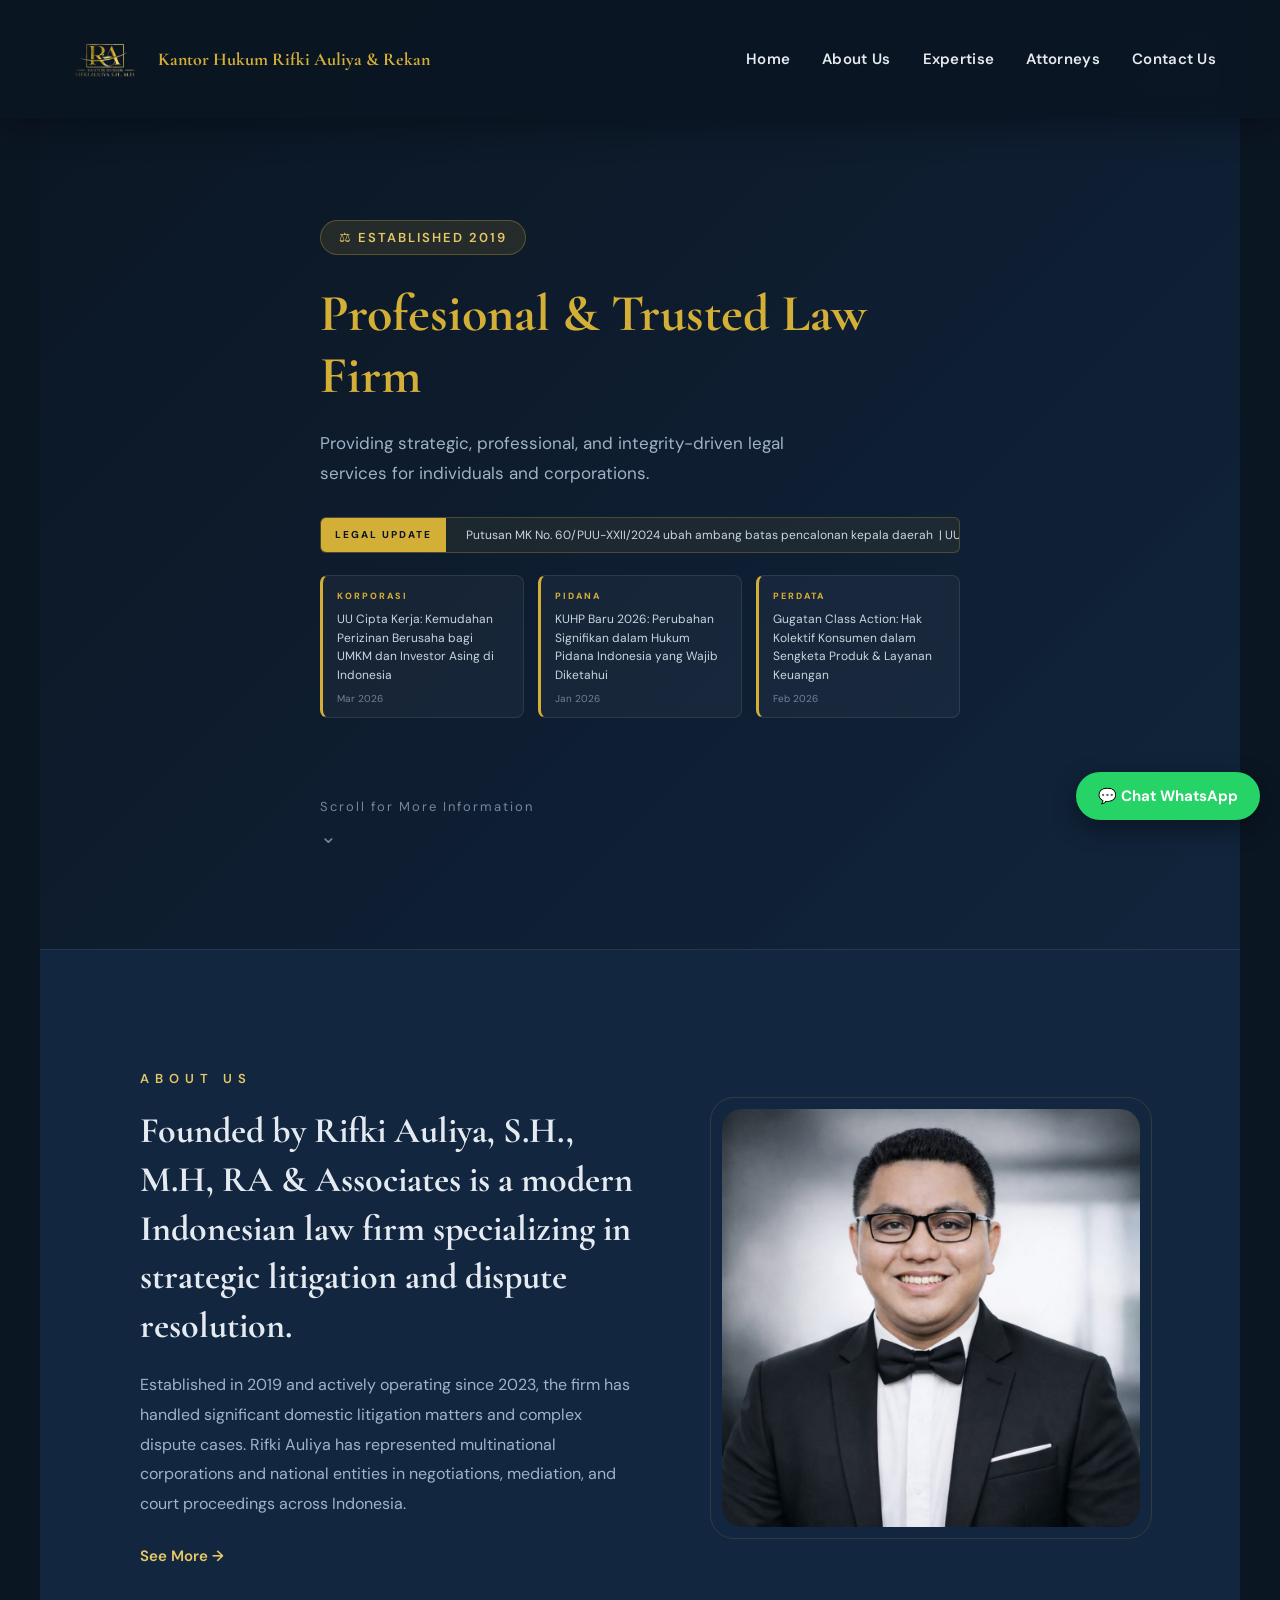
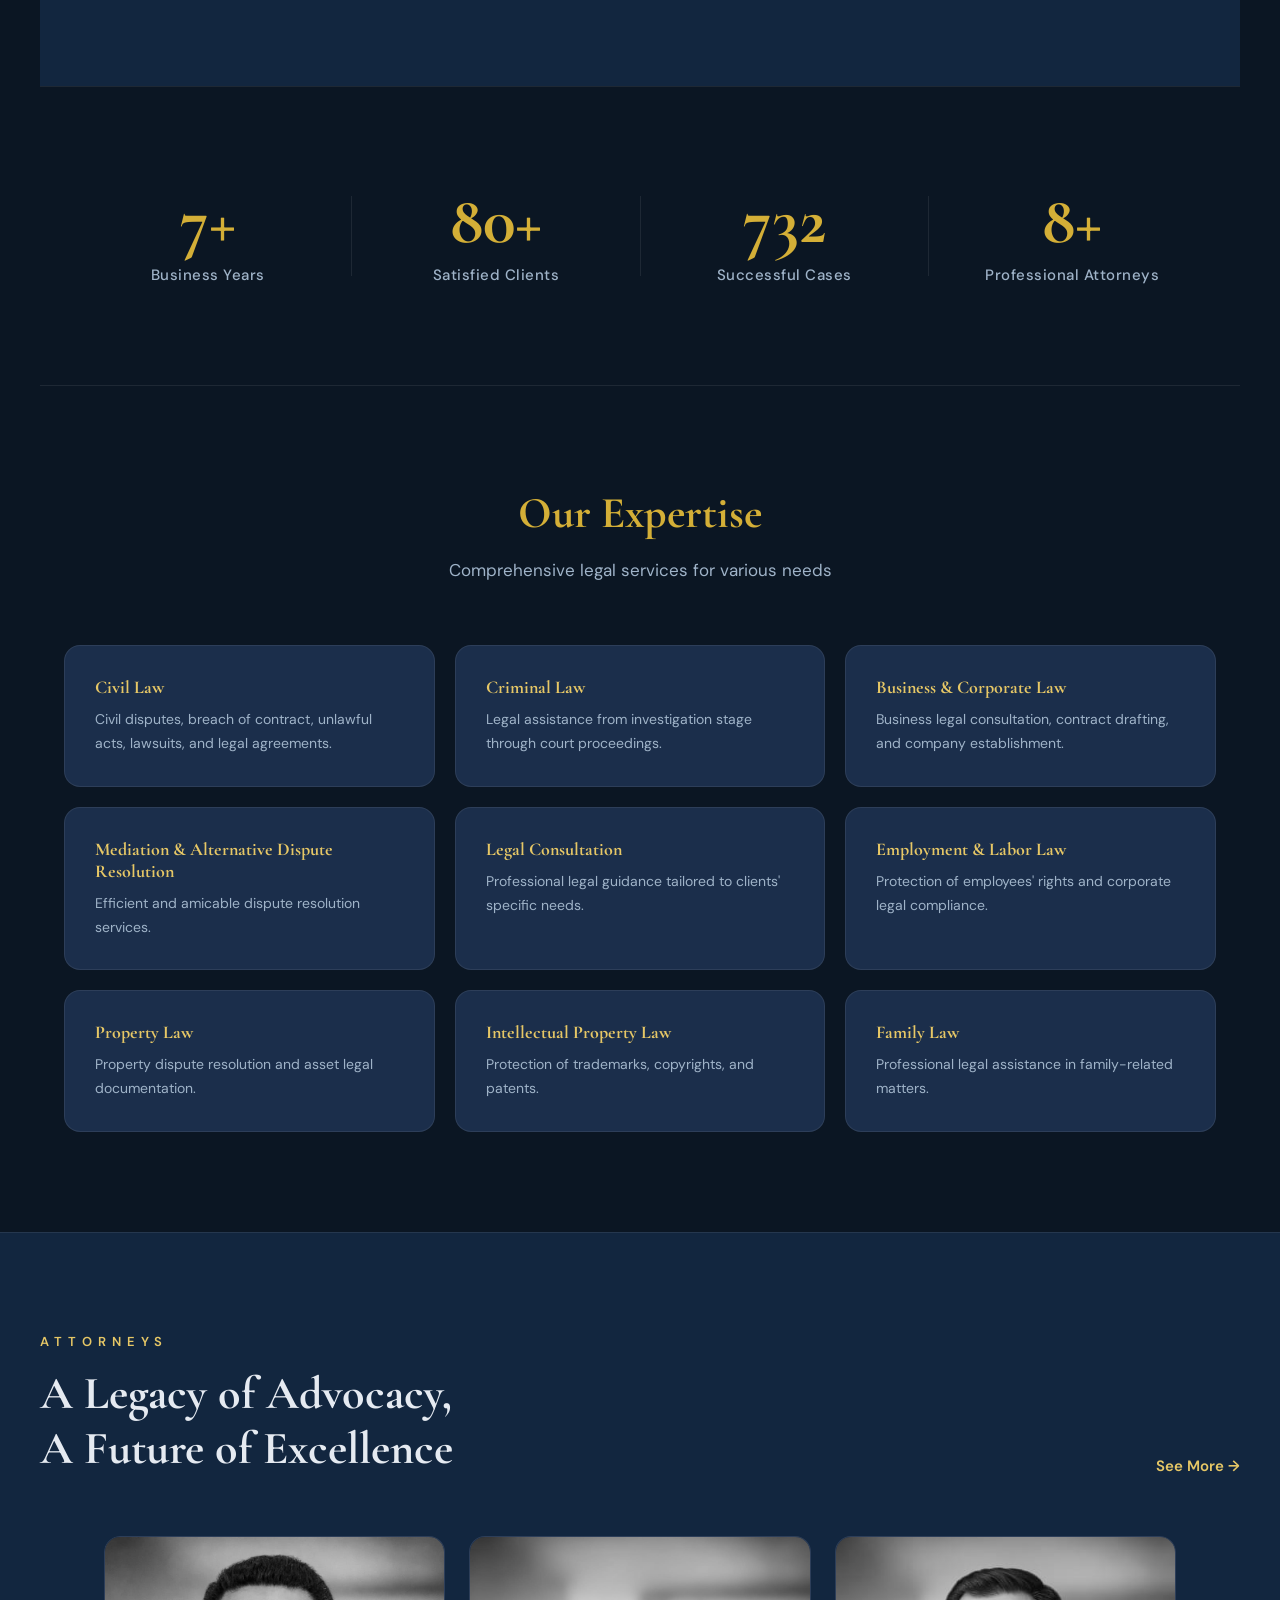
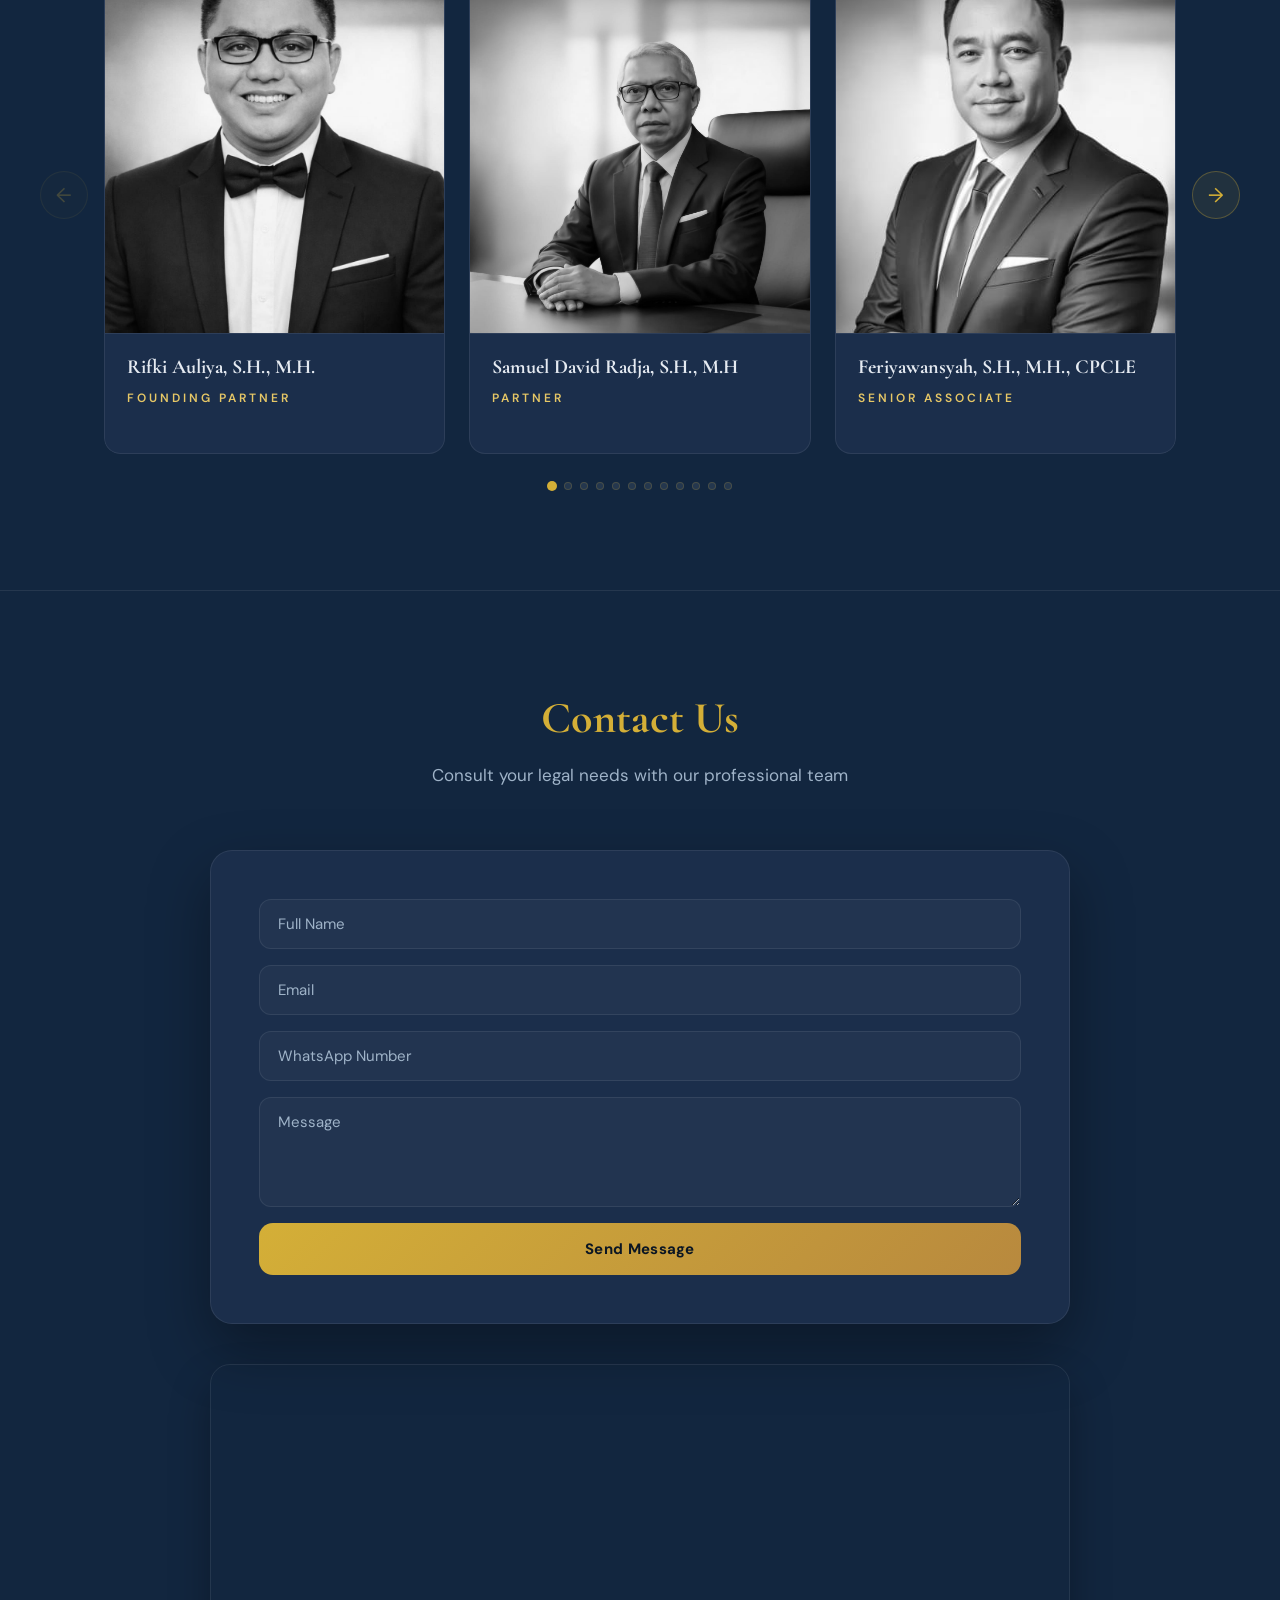
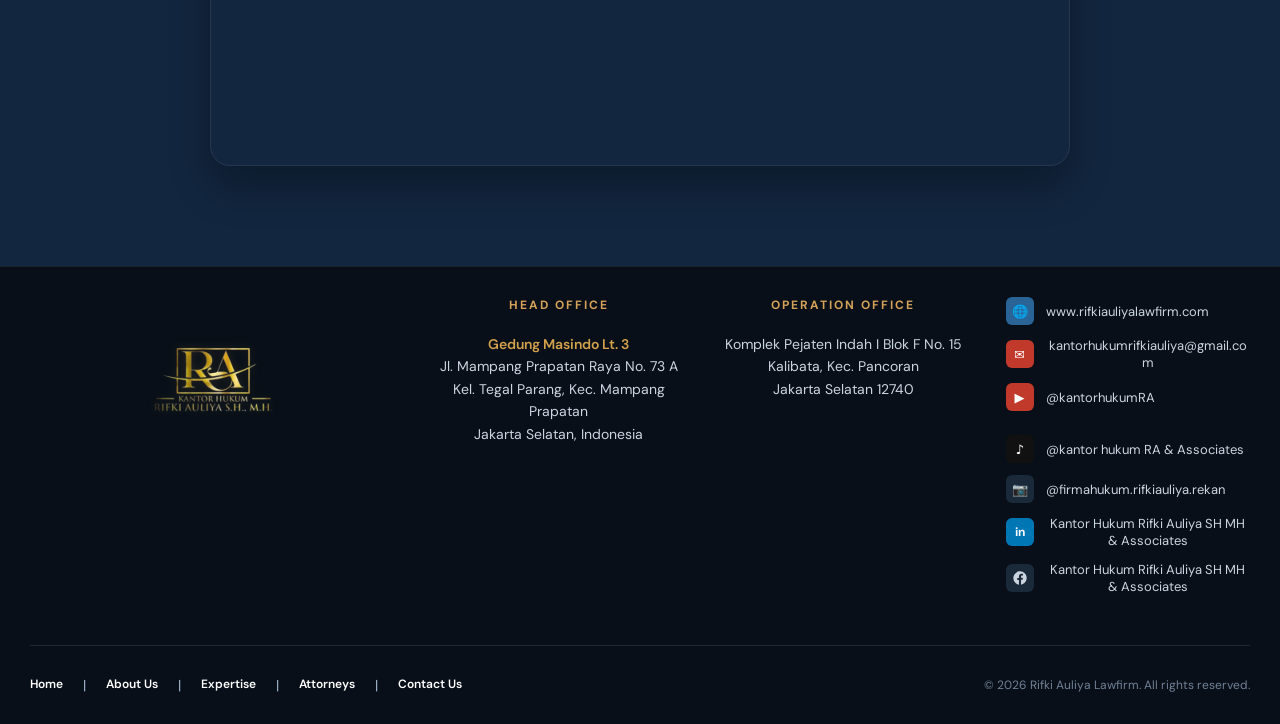
<file: index.html>
<!--<!DOCTYPE html>
<html lang="id">
<head>
<meta charset="UTF-8">
<meta name="viewport" content="width=device-width, initial-scale=1.0">
<title>Rifki Auliya Law Firm | Advokat & Konsultan Hukum</title>

<!-- Favicon -->
<!--<link rel="icon" type="image/jpeg" href="https://raw.githubusercontent.com/jenderal45/rifkiauliyalawfirm/main/assets/img/logoralawfirm.jpeg">
<link rel="shortcut icon" href="https://raw.githubusercontent.com/jenderal45/rifkiauliyalawfirm/main/assets/img/logoralawfirm.jpeg">
<link rel="apple-touch-icon" href="https://raw.githubusercontent.com/jenderal45/rifkiauliyalawfirm/main/assets/img/logoralawfirm.jpeg">

<link rel="preconnect" href="https://fonts.googleapis.com">
<link href="https://fonts.googleapis.com/css2?family=Cormorant+Garamond:wght@400;600;700&family=DM+Sans:wght@400;500;600;700&display=swap" rel="stylesheet">
<link href="https://fonts.googleapis.com/css2?family=DM+Sans:wght@400;500;700&family=Playfair+Display:wght@700&display=swap" rel="stylesheet"> -->

<!DOCTYPE html>
<html lang="id">
<head>
<meta charset="UTF-8">
<meta name="viewport" content="width=device-width, initial-scale=1.0">

<title>Rifki Auliya Law Firm | Advokat & Konsultan Hukum Profesional</title>

<meta name="description" content="Rifki Auliya Law Firm merupakan kantor hukum profesional yang menyediakan layanan litigasi, non-litigasi, konsultasi hukum, hukum perusahaan, penyelesaian sengketa, perizinan, dan pendampingan hukum di seluruh Indonesia.">

<meta name="keywords" content="Rifki Auliya Law Firm, Law Firm, Kantor Hukum, Advokat, Pengacara, Konsultan Hukum, Litigasi, Non Litigasi, Corporate Lawyer, Legal Consultant, Hukum Perusahaan, Perdata, Pidana, Indonesia">

<meta name="author" content="Rifki Auliya Law Firm">
<meta name="robots" content="index, follow">

<!-- Canonical -->
<link rel="canonical" href="https://rifkiauliyalawfirm.com">

<!-- Favicon -->
<link rel="icon" type="image/jpeg" href="https://raw.githubusercontent.com/jenderal45/rifkiauliyalawfirm/main/assets/img/logoralawfirm.png">
<link rel="shortcut icon" type="image/jpeg" href="https://raw.githubusercontent.com/jenderal45/rifkiauliyalawfirm/main/assets/img/logoralawfirm.png">
<link rel="apple-touch-icon" href="https://raw.githubusercontent.com/jenderal45/rifkiauliyalawfirm/main/assets/img/logoralawfirm.png">

<!-- Open Graph -->
<meta property="og:type" content="website">
<meta property="og:locale" content="id_ID">
<meta property="og:site_name" content="Rifki Auliya Law Firm">
<meta property="og:title" content="Rifki Auliya Law Firm | Advokat & Konsultan Hukum Profesional">
<meta property="og:description" content="Memberikan layanan hukum profesional, terpercaya, dan berintegritas untuk individu maupun perusahaan di Indonesia.">
<meta property="og:url" content="https://rifkiauliyalawfirm.com">
<meta property="og:image" content="https://raw.githubusercontent.com/jenderal45/rifkiauliyalawfirm/main/assets/img/logoralawfirm.jpeg">

<!-- Twitter Card -->
<meta name="twitter:card" content="summary_large_image">
<meta name="twitter:title" content="Rifki Auliya Law Firm | Advokat & Konsultan Hukum Profesional">
<meta name="twitter:description" content="Layanan hukum profesional untuk litigasi, non-litigasi, hukum perusahaan, dan konsultasi hukum.">
<meta name="twitter:image" content="https://raw.githubusercontent.com/jenderal45/rifkiauliyalawfirm/main/assets/img/logoralawfirm.jpeg">

<!-- Theme -->
<meta name="theme-color" content="#111111">

<!-- Fonts -->
<link rel="preconnect" href="https://fonts.googleapis.com">
<link rel="preconnect" href="https://fonts.gstatic.com" crossorigin>

<link href="https://fonts.googleapis.com/css2?family=Cormorant+Garamond:wght@400;600;700&family=DM+Sans:wght@400;500;600;700&display=swap" rel="stylesheet">

<!-- CSS EXTERNAL -->
<link rel="stylesheet" href="./assets/css/style.css">

</head> 
<body>

<!-- ================= HEADER ================= -->
<header id="header">
  <div class="navbar">
    <div class="logo">
      <img src="./assets/img/rifkiauliya_logo.png" alt="Logo" width="82" height="82">
      Kantor Hukum Rifki Auliya & Rekan
    </div>

    <nav class="nav-menu">
      <a href="#home">Home</a>
      <a href="#about">About Us</a>
      <a href="#expertise">Expertise</a>
      <a href="#attorney">Attorneys</a>
      <a href="#contact">Contact Us</a>
    </nav>

    <div class="hamburger" id="hamburger">☰</div>
  </div>
</header>

<div class="mobile-sidebar" id="mobileSidebar">
    <div class="sidebar-header">
        <div class="sidebar-logo-wrapper">
            <img src="assets/img/rifkiauliya_logo.png" alt="Rifki Auliya Lawfirm" class="sidebar-logo">
        </div>
        <!-- <button class="close-sidebar" id="closeSidebar" aria-label="Close Menu">
            <span class="close-icon">&times;</span>
        </button> -->
    </div>

    <nav class="mobile-nav-links">
        <a href="#home">Home <span class="nav-arrow">→</span></a>
        <a href="#about">About Us <span class="nav-arrow">→</span></a>
        <a href="#attorneys">Attorneys <span class="nav-arrow">→</span></a>
        <a href="#expertise">Expertise <span class="nav-arrow">→</span></a>
        <a href="#contact">Contact Us <span class="nav-arrow">→</span></a>
    </nav>

    <div class="sidebar-bottom-info">
        <div class="info-group">
            <h5 class="info-label">OFFICE</h5>
            <p class="info-text">
                Jl. Mampang Prapatan Raya No. 73 A Lt. 3<br>
                Jakarta Selatan, Indonesia
            </p>
        </div>
        <div class="info-group">
            <h5 class="info-label">BUSINESS HOURS</h5>
            <p class="info-text">Monday to Friday 9:00 - 18:00</p>
        </div>
    </div>
</div>

<div class="overlay" id="overlay"></div>

<!-- ================= HERO ================= -->
<section class="hero" id="home">
  <div class="hero-content">
    <div class="hero-badge">⚖️ ESTABLISHED 2019</div>
    <h1>Profesional & Trusted Law Firm</h1>
    <p>
      Providing strategic, professional, and integrity-driven legal services for individuals and corporations.
    </p>

        <!-- ===== LEGAL NEWS TICKER ===== -->
    <div class="news-ticker-wrap">
      <span class="ticker-label">LEGAL UPDATE</span>
      <div class="ticker-track-outer">
        <div class="ticker-track" id="newsTicker">
          <span>Putusan MK No. 60/PUU-XXII/2024 ubah ambang batas pencalonan kepala daerah &nbsp;|&nbsp;</span>
          <span>UU KUHP Nasional mulai berlaku penuh per 2 Januari 2026 &nbsp;|&nbsp;</span>
          <span>MA terbitkan SEMA No. 1/2025 tentang penyelesaian perkara pidana ringan &nbsp;|&nbsp;</span>
          <span>OJK perketat regulasi pinjol: bunga harian maksimal 0,1% per hari &nbsp;|&nbsp;</span>
          <span>Putusan MK No. 60/PUU-XXII/2024 ubah ambang batas pencalonan kepala daerah &nbsp;|&nbsp;</span>
          <span>UU KUHP Nasional mulai berlaku penuh per 2 Januari 2026 &nbsp;|&nbsp;</span>
          <span>MA terbitkan SEMA No. 1/2025 tentang penyelesaian perkara pidana ringan &nbsp;|&nbsp;</span>
          <span>OJK perketat regulasi pinjol: bunga harian maksimal 0,1% per hari &nbsp;|&nbsp;</span>
        </div>
      </div>
    </div>
 
    <!-- ===== LEGAL NEWS CARDS ===== -->
    <div class="hero-news-grid">
      <div class="hero-news-card">
        <span class="news-tag">KORPORASI</span>
        <p>UU Cipta Kerja: Kemudahan Perizinan Berusaha bagi UMKM dan Investor Asing di Indonesia</p>
        <span class="news-date">Mar 2026</span>
      </div>
      <div class="hero-news-card">
        <span class="news-tag">PIDANA</span>
        <p>KUHP Baru 2026: Perubahan Signifikan dalam Hukum Pidana Indonesia yang Wajib Diketahui</p>
        <span class="news-date">Jan 2026</span>
      </div>
      <div class="hero-news-card">
        <span class="news-tag">PERDATA</span>
        <p>Gugatan Class Action: Hak Kolektif Konsumen dalam Sengketa Produk & Layanan Keuangan</p>
        <span class="news-date">Feb 2026</span>
      </div>
    </div>
 
    <div class="scroll-indicator">
      <span>Scroll for More Information</span>
      <div class="arrow">⌄</div>
    </div>
  </div>
</section>

<!-- ================= ABOUT PREVIEW ================= -->
<section class="about-preview" id="about">
  <div class="about-container">
    <div class="about-text">
      <span class="about-label">ABOUT US</span>
      <h2>
        Founded by Rifki Auliya, S.H., M.H,
        RA & Associates is a modern Indonesian law firm
        specializing in strategic litigation and dispute resolution.
      </h2>
      <p>
        Established in 2019 and actively operating since 2023,
        the firm has handled significant domestic litigation matters
        and complex dispute cases. Rifki Auliya has represented
        multinational corporations and national entities in negotiations,
        mediation, and court proceedings across Indonesia.
      </p>
      <a href="about.html" class="see-more">See More →</a>
    </div>

    <div class="about-image">
      <img src="assets/img/Founder.jpeg" alt="Founder">
    </div>
  </div>
</section>

<!-- ================= STATS ================= -->
<section class="stats-section">
  <div class="stats-container">
    <div class="stat-box">
      <h2 class="counter" data-target="7">0</h2>
      <p>Business Years</p>
    </div>
    <div class="divider"></div>
    <div class="stat-box">
      <h2 class="counter" data-target="80">0</h2>
      <p>Satisfied Clients</p>
    </div>
    <div class="divider"></div>
    <div class="stat-box">
      <h2 class="counter" data-target="800">0</h2>
      <p>Successful Cases</p>
    </div>
    <div class="divider"></div>
    <div class="stat-box">
      <h2 class="counter" data-target="8">0</h2>
      <p>Professional Attorneys</p>
    </div>
  </div>

 </section>

<!-- ================= SERVICES ================= -->
<section id="expertise">
  <div class="section-title">
    <h2>Our Expertise</h2>
    <p class="subtitle">Comprehensive legal services for various needs</p>
  </div>

  <div class="services">
    <div class="service-card">
      <h3>Civil Law</h3>
      <p>Civil disputes, breach of contract, unlawful acts, lawsuits, and legal agreements.</p>
    </div>
    <div class="service-card">
      <h3>Criminal Law</h3>
      <p>Legal assistance from investigation stage through court proceedings.</p>
    </div>
    <div class="service-card">
      <h3>Business & Corporate Law</h3>
      <p>Business legal consultation, contract drafting, and company establishment.</p>
    </div>
    <div class="service-card">
      <h3>Mediation & Alternative Dispute Resolution</h3>
      <p>Efficient and amicable dispute resolution services.</p>
    </div>
    <div class="service-card">
      <h3>Legal Consultation</h3>
      <p>Professional legal guidance tailored to clients' specific needs.</p>
    </div>
    <div class="service-card">
      <h3>Employment & Labor Law</h3>
      <p>Protection of employees' rights and corporate legal compliance.</p>
    </div>
    <div class="service-card">
      <h3>Property Law</h3>
      <p>Property dispute resolution and asset legal documentation.</p>
    </div>
    <div class="service-card">
      <h3>Intellectual Property Law</h3>
      <p>Protection of trademarks, copyrights, and patents.</p>
    </div>
    <div class="service-card">
      <h3>Family Law</h3>
      <p>Professional legal assistance in family-related matters.</p>
    </div>
  </div>
</section>

<!-- ================= ATTORNEYS ================= -->
<section id="attorney" class="attorney-section">
  <div class="attorney-container">

    <div class="attorney-header">
      <div>
        <span class="attorney-header-label">ATTORNEYS</span>
        <h2 class="attorney-header-title">
          A Legacy of Advocacy,<br>A Future of Excellence
        </h2>
      </div>

      <button onclick="openAttorneyModal()" class="attorney-see-more">
        See More → 
      </button>
    </div>

    <!-- SLIDER WRAPPER -->
    <div class="slider-outer">
      <button class="slider-btn slider-prev" onclick="slideAttorney(-1)" aria-label="Previous">&#8592;</button>

      <div class="slider-viewport">
        <div class="slider-track" id="attorneyTrack">

          <div class="attorney-card">
            <div class="attorney-photo">
              <img src="assets/img/Founder.jpeg" alt="Rifki Auliya"
                onerror="this.parentElement.innerHTML='<div class=&quot;attorney-placeholder&quot;>RA</div>'">
            </div>
            <div class="attorney-info">
              <h4>Rifki Auliya, S.H., M.H.</h4>
              <span>FOUNDING PARTNER</span>
            </div>
          </div>

          <div class="attorney-card">
            <div class="attorney-photo">
              <img src="assets/img/Samuel David Radja, S.H., M.H (Partner).jpeg" alt="Samuel David Radja"
                onerror="this.parentElement.innerHTML='<div class=&quot;attorney-placeholder&quot;>SDR</div>'">
            </div>
            <div class="attorney-info">
              <h4>Samuel David Radja, S.H., M.H</h4>
              <span>PARTNER</span>
            </div>
          </div>

          <div class="attorney-card">
            <div class="attorney-photo">
              <img src="assets/img/Feriyawansyah, S.H., M.H., CPCLE (Senior Associate).jpeg" alt="Feriyawansyah"
                onerror="this.parentElement.innerHTML='<div class=&quot;attorney-placeholder&quot;>FYM</div>'">
            </div>
            <div class="attorney-info">
              <h4>Feriyawansyah, S.H., M.H., CPCLE</h4>
              <span>SENIOR ASSOCIATE</span>
            </div>
          </div>

          <div class="attorney-card">
            <div class="attorney-photo">
              <img src="assets/img/Faisal, S.H (Senior Associate).jpeg" alt="Faisal"
                onerror="this.parentElement.innerHTML='<div class=&quot;attorney-placeholder&quot;>FSL</div>'">
            </div>
            <div class="attorney-info">
              <h4>Faisal, S.H.</h4>
              <span>SENIOR ASSOCIATE</span>
            </div>
          </div>  

          <div class="attorney-card">
            <div class="attorney-photo">
              <img src="assets/img/Aldhy Pranata Wijaya, S.H (Senior Associate).png" alt="Aldhy Pranata Wijaya"
                onerror="this.parentElement.innerHTML='<div class=&quot;attorney-placeholder&quot;>FSL</div>'">
            </div>
            <div class="attorney-info">
              <h4>Aldhy Pranata Wijaya, S.H</h4>
              <span>SENIOR ASSOCIATE</span>
            </div>
          </div>  
          
          <div class="attorney-card">
            <div class="attorney-photo">
              <img src="assets/img/Afrizal Naldi, S.H., M.H (Associate).jpeg" alt="Afrizal Naldi"
                onerror="this.parentElement.innerHTML='<div class=&quot;attorney-placeholder&quot;>ANL</div>'">
                </div>
            <div class="attorney-info">
              <h4>Afrizal Naldi, S.H., M.H.</h4>
              <span>ASSOCIATE</span>
            </div>

          </div>
          <div class="attorney-card">
            <div class="attorney-photo">
              <img src="assets/img/Sahat Parlidungan, S.H ( Associate ).jpeg" alt="Sahat Parlindungan"
                onerror="this.parentElement.innerHTML='<div class=&quot;attorney-placeholder&quot;>SPL</div>'">
                </div>
            <div class="attorney-info">
              <h4>Sahat Parlindungan, S.H</h4>
              <span>ASSOCIATE</span>
            </div>
          </div>
          
          <div class="attorney-card">
            <div class="attorney-photo">
              <img src="assets/img/Devira Nindy, S.H (Associate).jpeg" alt="Devira Nindy"
                onerror="this.parentElement.innerHTML='<div class=&quot;attorney-placeholder&quot;>DN</div>'">
            </div>
            <div class="attorney-info">
              <h4>Devira Nindy, S.H.</h4>
              <span>ASSOCIATE</span>
            </div>
          </div>
          
          <div class="attorney-card">
            <div class="attorney-photo">
              <img src="assets/img/Ipeh Yulifah, S.H (Associate).jpeg" alt="Ipeh Yulifah"
                onerror="this.parentElement.innerHTML='<div class=&quot;attorney-placeholder&quot;>IY</div>'">
                </div>
            <div class="attorney-info">
              <h4>Ipeh Yulifah, S.H.</h4>
              <span>ASSOCIATE</span>
            </div>
          </div>

          <div class="attorney-card">
            <div class="attorney-photo">
              <img src="assets/img/Sakhrul Mubarak, S.ST (Katim Paralegal).png" alt="Sakhrul Mubarak"
                onerror="this.parentElement.innerHTML='<div class=&quot;attorney-placeholder&quot;>IY</div>'">
                </div>
            <div class="attorney-info">
              <h4>Sakhrul Mubarak, S.ST.</h4>
              <span>KATIM PARALEGAL</span>
            </div>
          </div>
          
          <div class="attorney-card">
            <div class="attorney-photo">
              <img src="assets/img/Wilman Harefa, S.H (Junior Associate).png" alt="Wilman Harefa"
                onerror="this.parentElement.innerHTML='<div class=&quot;attorney-placeholder&quot;>IY</div>'">
                </div>
            <div class="attorney-info">
              <h4>Wilman Harefa, S.H.</h4>
              <span>JUNIOR ASSOCIATE</span>
            </div>
          </div>
          
          <div class="attorney-card">
            <div class="attorney-photo">
              <img src="assets/img/Dimas Haryo Pribadi, S.Sos., M.M., CPC (Vice Sponsorship).png" alt="Dimas Haryo Pribadi"
                onerror="this.parentElement.innerHTML='<div class=&quot;attorney-placeholder&quot;>MA</div>'">
            </div>
            <div class="attorney-info">
              <h4>Dimas Haryo Pribadi, S.Sos., M.M., CPC.</h4>
              <span>VICE SPONSORSHIP</span>
            </div>
          </div>
        
          <div class="attorney-card">
            <div class="attorney-photo">
              <img src="assets/img/Megy Aidlova, S.T (Katim Media).png" alt="Megy Aidilova"
                onerror="this.parentElement.innerHTML='<div class=&quot;attorney-placeholder&quot;>MA</div>'">
            </div>
            <div class="attorney-info">
              <h4>Megy Aidilova, S.T.</h4>
              <span>KATIM MEDIA</span>
            </div>
          </div>

          <div class="attorney-card">
            <div class="attorney-photo">
              <img src="assets/img/Sahrul Ramadhan (Katim IT).jpeg" alt="Sahrul Ramadhan"
                onerror="this.parentElement.innerHTML='<div class=&quot;attorney-placeholder&quot;>SR</div>'">
            </div>
            <div class="attorney-info">
              <h4>Sahrul Ramadhan</h4>
              <span>KATIM IT</span>
            </div>
          </div>
        </div>
      </div>
      <button class="slider-btn slider-next" onclick="slideAttorney(1)" aria-label="Next">&#8594;</button>
    </div>

    <!-- DOT INDICATORS -->
    <div class="slider-dots" id="sliderDots"></div>

  </div>
</section>

<!-- ================= ATTORNEY MODAL ================= -->
<div class="attorney-modal" id="attorneyModal">
  <div class="attorney-modal-overlay" onclick="closeAttorneyModal()"></div>
  
  <div class="attorney-modal-box">
    <div class="attorney-modal-header">
      <div>
        <span style="letter-spacing:6px; font-size:12px; color:var(--gold-soft); font-weight:600; display:block; margin-bottom:10px;">OUR TEAM</span>
        <h2 style="font-family:'Cormorant Garamond',serif; font-size:36px; color:var(--text); font-weight:700;">All Attorneys & Staff</h2>
      </div>
      <button class="modal-close" onclick="closeAttorneyModal()">✕</button>
    </div>
    <div class="attorney-modal-grid">

      <div class="attorney-card">
        <div class="attorney-photo">
          <img src="assets/img/Founder.jpeg" alt="Rifki Auliya" 
          onerror="this.parentElement.innerHTML='<div class=&quot;attorney-placeholder&quot;>RA</div>'">
        </div>
        <div class="attorney-info"><h4>Rifki Auliya, S.H., M.H.</h4><span>FOUNDING PARTNER</span></div>
      </div>

          <div class="attorney-card">
            <div class="attorney-photo">
              <img src="assets/img/Samuel David Radja, S.H., M.H (Partner).jpeg" alt="Samuel David Radja"
                onerror="this.parentElement.innerHTML='<div class=&quot;attorney-placeholder&quot;>SDR</div>'">
            </div>
            <div class="attorney-info">
              <h4>Samuel David Radja, S.H., M.H</h4>
              <span>PARTNER</span>
            </div>
          </div>
          
          <div class="attorney-card">
            <div class="attorney-photo">
              <img src="assets/img/Feriyawansyah, S.H., M.H., CPCLE (Senior Associate).jpeg" alt="Feriyawansyah"
                onerror="this.parentElement.innerHTML='<div class=&quot;attorney-placeholder&quot;>FYM</div>'">
            </div>
            <div class="attorney-info">
              <h4>Feriyawansyah, S.H., M.H., CPCLE</h4>
              <span>SENIOR ASSOCIATE</span>
            </div>
          </div>

          <div class="attorney-card">
            <div class="attorney-photo">
              <img src="assets/img/Faisal, S.H (Senior Associate).jpeg" alt="Faisal"
                onerror="this.parentElement.innerHTML='<div class=&quot;attorney-placeholder&quot;>FSL</div>'">
            </div>
            <div class="attorney-info">
              <h4>Faisal, S.H.</h4>
              <span>SENIOR ASSOCIATE</span>
            </div>
          </div>  

          <div class="attorney-card">
            <div class="attorney-photo">
              <img src="assets/img/Afrizal Naldi, S.H., M.H (Associate).jpeg" alt="Afrizal Naldi"
                onerror="this.parentElement.innerHTML='<div class=&quot;attorney-placeholder&quot;>ANL</div>'">
                </div>
            <div class="attorney-info">
              <h4>Afrizal Naldi, S.H., M.H.</h4>
              <span>ASSOCIATE</span>
            </div>
          </div>
          
          <div class="attorney-card">
            <div class="attorney-photo">
              <img src="assets/img/Sahat Parlidungan, S.H ( Associate ).jpeg" alt="Sahat Parlindungan"
                onerror="this.parentElement.innerHTML='<div class=&quot;attorney-placeholder&quot;>SPL</div>'">
                </div>
            <div class="attorney-info">
              <h4>Sahat Parlindungan, S.H</h4>
              <span>ASSOCIATE</span>
            </div>
          </div>

          <div class="attorney-card">
            <div class="attorney-photo">
              <img src="assets/img/Devira Nindy, S.H (Associate).jpeg" alt="Devira Nindy"
                onerror="this.parentElement.innerHTML='<div class=&quot;attorney-placeholder&quot;>DN</div>'">
            </div>
            <div class="attorney-info">
              <h4>Devira Nindy, S.H.</h4>
              <span>ASSOCIATE</span>
            </div>
          </div>
          
          <div class="attorney-card">
            <div class="attorney-photo">
              <img src="assets/img/Ipeh Yulifah, S.H (Associate).jpeg" alt="Ipeh Yulifah"
                onerror="this.parentElement.innerHTML='<div class=&quot;attorney-placeholder&quot;>IY</div>'">
                </div>
            <div class="attorney-info">
              <h4>Ipeh Yulifah, S.H.</h4>
              <span>ASSOCIATE</span></div>
          </div>

          <div class="attorney-card">
            <div class="attorney-photo">
              <img src="assets/img/Megy Aidlova, S.T (Katim Media).png" alt="Megy Aidilova"
                onerror="this.parentElement.innerHTML='<div class=&quot;attorney-placeholder&quot;>MA</div>'">
            </div>
            <div class="attorney-info">
              <h4>Megy Aidilova, S.T.</h4>
              <span>KATIM MEDIA</span>
            </div>
          </div>

          <div class="attorney-card">
            <div class="attorney-photo">
              <img src="assets/img/Sahrul Ramadhan (Katim IT).jpeg" alt="Sahrul Ramadhan"
                onerror="this.parentElement.innerHTML='<div class=&quot;attorney-placeholder&quot;>SR</div>'">
            </div>
            <div class="attorney-info">
              <h4>Sahrul Ramadhan</h4>
              <span>KATIM IT</span>
            </div>
          </div>
    </div>
  </div>
</div>

<!-- ================= CONTACT ================= -->
<section id="contact">
  <div class="section-title">
    <h2>Contact Us</h2>
    <p class="subtitle">
      Consult your legal needs with our professional team
    </p>
  </div>

  <div class="contact-box">
    <form>
      <input type="text" placeholder="Full Name" required>
      <input type="email" placeholder="Email" required>
      <input type="tel" placeholder="WhatsApp Number" required>
      <textarea rows="4" placeholder="Message" required></textarea>
      <button type="submit" class="btn">Send Message</button>
    </form>
  </div>

  <!-- GOOGLE MAPS -->
  <div class="map-wrapper">
    <iframe 
      src="https://www.google.com/maps/embed?pb=!1m18!1m12!1m3!1d3966.2616805088406!2d106.82406207499208!3d-6.246160193738892!2m3!1f0!2f0!3f0!3m2!1i1024!2i768!4f13.1!3m3!1m2!1s0x2e69f3001e322447%3A0x5222f07ebb140aee!2sKantor%20Hukum%20Rifki%20Auliya%20%26%20Rekan!5e0!3m2!1sen!2sid!4v1707312000000!5m2!1sen!2sid"
      loading="lazy"
      allowfullscreen=""
      referrerpolicy="no-referrer-when-downgrade">
    </iframe>
  </div>
</section>

<footer>
  <div class="footer-top">
      <div class="footer-brand">
            <img src="./assets/img/rifkiauliya_logo.png" alt="Logo Kantor Hukum Rifki Auliya" class="footer-logo-img">
            <!-- <p style="font-style: italic; color: #718096;">Advokat & Konsultan Hukum</p> -->
        </div>

        <div class="footer-column">
            <h4>Head Office</h4>
            <p>
              <span class="building-name">Gedung Masindo Lt. 3<br></span>
                Jl. Mampang Prapatan Raya No. 73 A<br>
                Kel. Tegal Parang, Kec. Mampang Prapatan<br>
                Jakarta Selatan, Indonesia
            </p>
        </div>

        <div class="footer-column">
            <h4>Operation Office</h4>
            <p>
                Komplek Pejaten Indah I Blok F No. 15<br>
                Kalibata, Kec. Pancoran<br>
                Jakarta Selatan 12740
            </p>
        </div>

        <div class="footer-column">
            <ul class="reach-list">
                <li>
                    <span class="reach-icon reach-icon-web">🌐</span>
                    <a href="https://www.rifkiauliyalawfirm.com" target="_blank" rel="noopener noreferrer">
                      www.rifkiauliyalawfirm.com
                    </a>
                </li>
                <li>
                    <span class="reach-icon reach-icon-email">✉</span>
                    <a href="mailto:kantorhukumrifkiauliya@gmail.com">
                      kantorhukumrifkiauliya@gmail.com
                    </a>
                </li>
                <li>
                    <span class="reach-icon reach-icon-yt">▶</span>
                    <a href="https://www.youtube.com/@kantorhukumRA" target="_blank" rel="noopener noreferrer">
                      @kantorhukumRA
                </li>
                <li>
                    <span class="reach-icon reach-icon-tiktok">♪</span>
                    <a href="https://www.tiktok.com/@kantor.hukum.ra" target="_blank" rel="noopener noreferrer">
                      @kantor hukum RA &amp; Associates
                    </a>
                </li>
                <li>
                    <span class="reach-icon reach-icon-ig">📷</span>
                    <a href="https://www.instagram.com/firmahukum.rifkiauliya.rekan/" target="_blank" rel="noopener noreferrer">
                        @firmahukum.rifkiauliya.rekan
                    </a>
                </li>
                <li>
                    <span class="reach-icon reach-icon-li">in</span>
                    <a href="https://www.linkedin.com/in/kantor-hukum-rifki-auliya-dan-rekan-043698330/" target="_blank" rel="noopener noreferrer">
                      Kantor Hukum Rifki Auliya SH MH &amp; Associates
                    </a>
                </li>
                <li>
                  <span class="reach-icon">
                    <svg xmlns="http://www.w3.org/2000/svg" width="16" height="16" fill="currentColor" viewBox="0 0 24 24">
                    <path d="M22 12.07C22 6.48 17.52 2 12 2S2 6.48 2 12.07c0 5.01 3.66 9.15 8.44 9.93v-7.02H7.9v-2.91h2.54V9.41c0-2.5 1.49-3.89 3.77-3.89 1.09 0 2.23.2 2.23.2v2.46h-1.26c-1.24 0-1.63.77-1.63 1.56v1.88h2.77l-.44 2.91h-2.33V22c4.78-.78 8.45-4.92 8.45-9.93z"/>
                    </svg>
                  </span>
                  <a href="https://www.facebook.com/profile.php?id=61568539971756" target="_blank" rel="noopener noreferrer">
                    Kantor Hukum Rifki Auliya SH MH & Associates
                  </a>
                </li>
            </ul>
        </div>
    </div>

    <div class="footer-bottom">
        <div class="footer-nav">
            <a href="#home">Home</a> |
            <a href="#about">About Us</a> |
            <a href="#expertise">Expertise</a> |
            <a href="#attorney">Attorneys</a> |
            <a href="#contact">Contact Us</a>
        </div>
        <div class="copyright">
            © 2026 Rifki Auliya Lawfirm. All rights reserved.
        </div>
    </div>
</footer>

<!-- ================= WHATSAPP FLOAT BUTTON ================= -->
<a class="wa-float" 
   href="https://wa.me/6281287879621" 
   target="_blank"
   rel="noopener noreferrer"
   aria-label="Chat WhatsApp">
  💬 Chat WhatsApp
</a>
<script src="assets/js/script.js"></script>
</body>
</html>
</file>
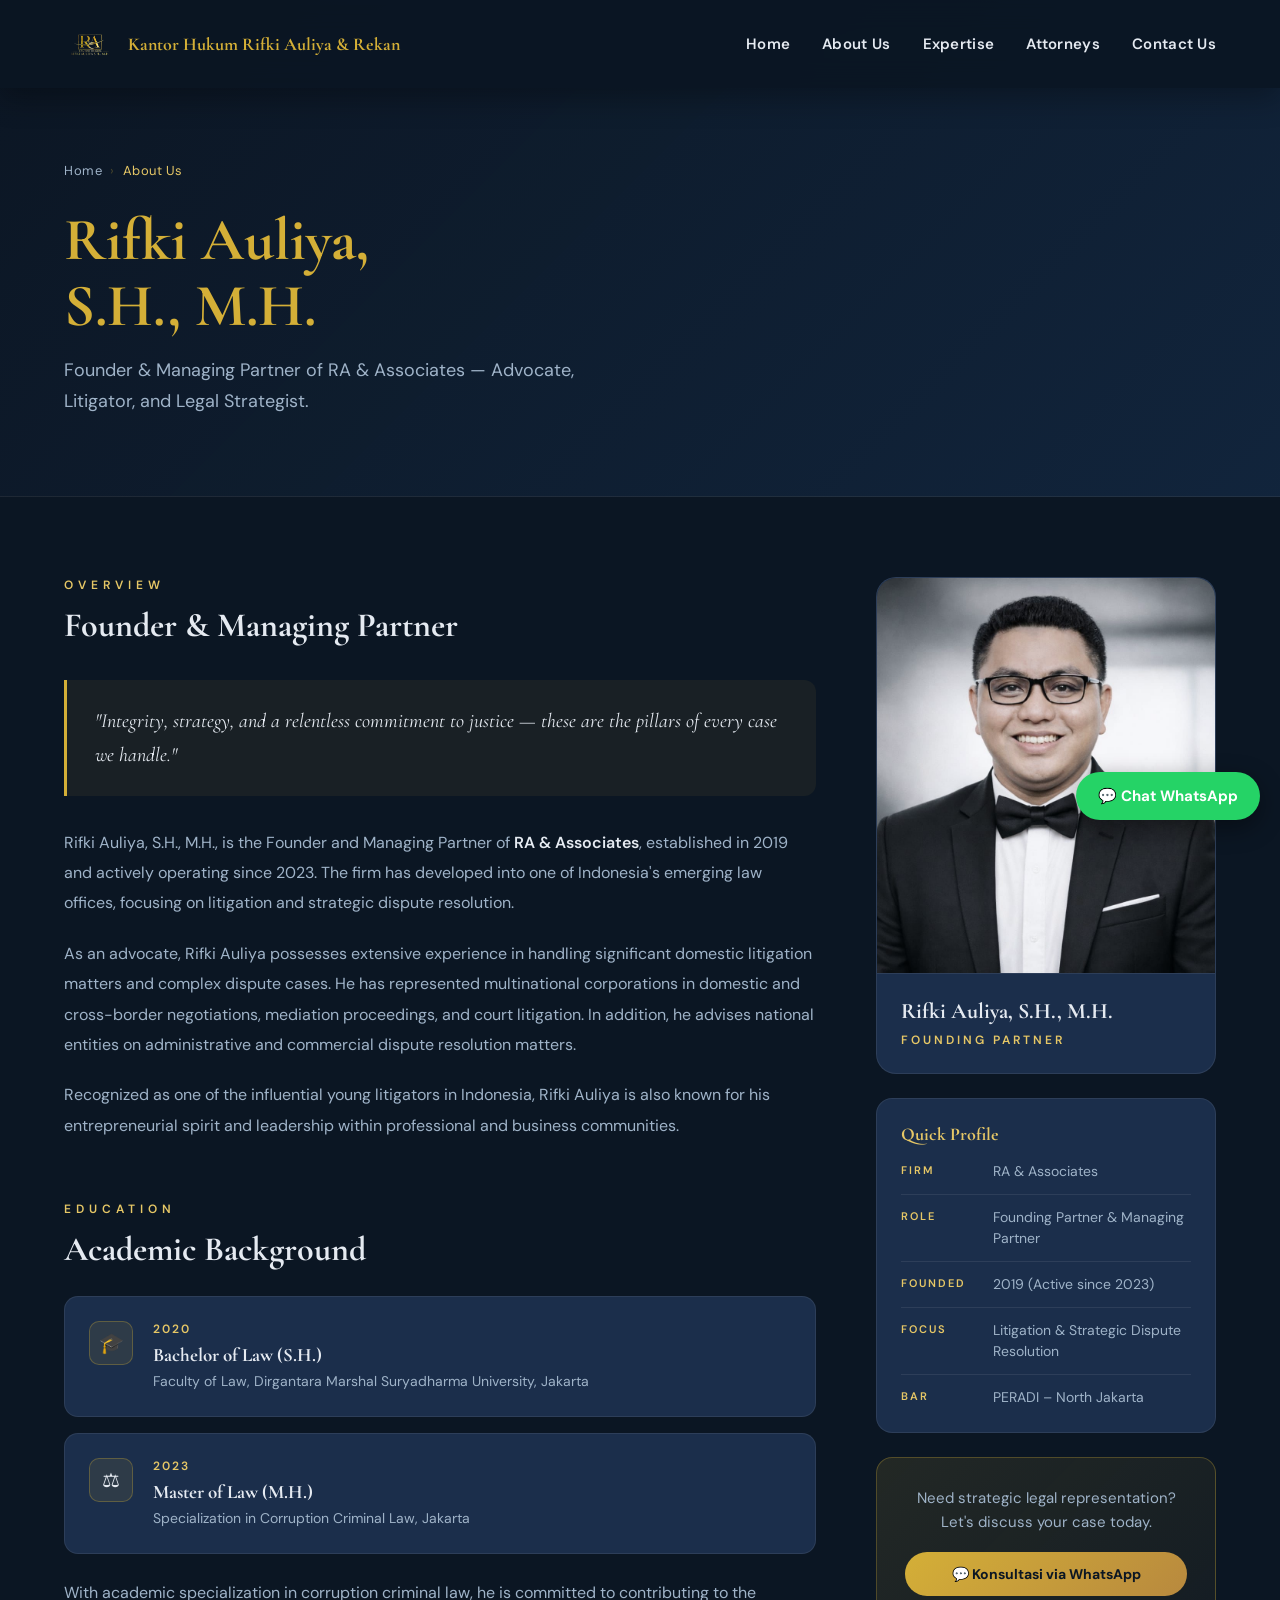
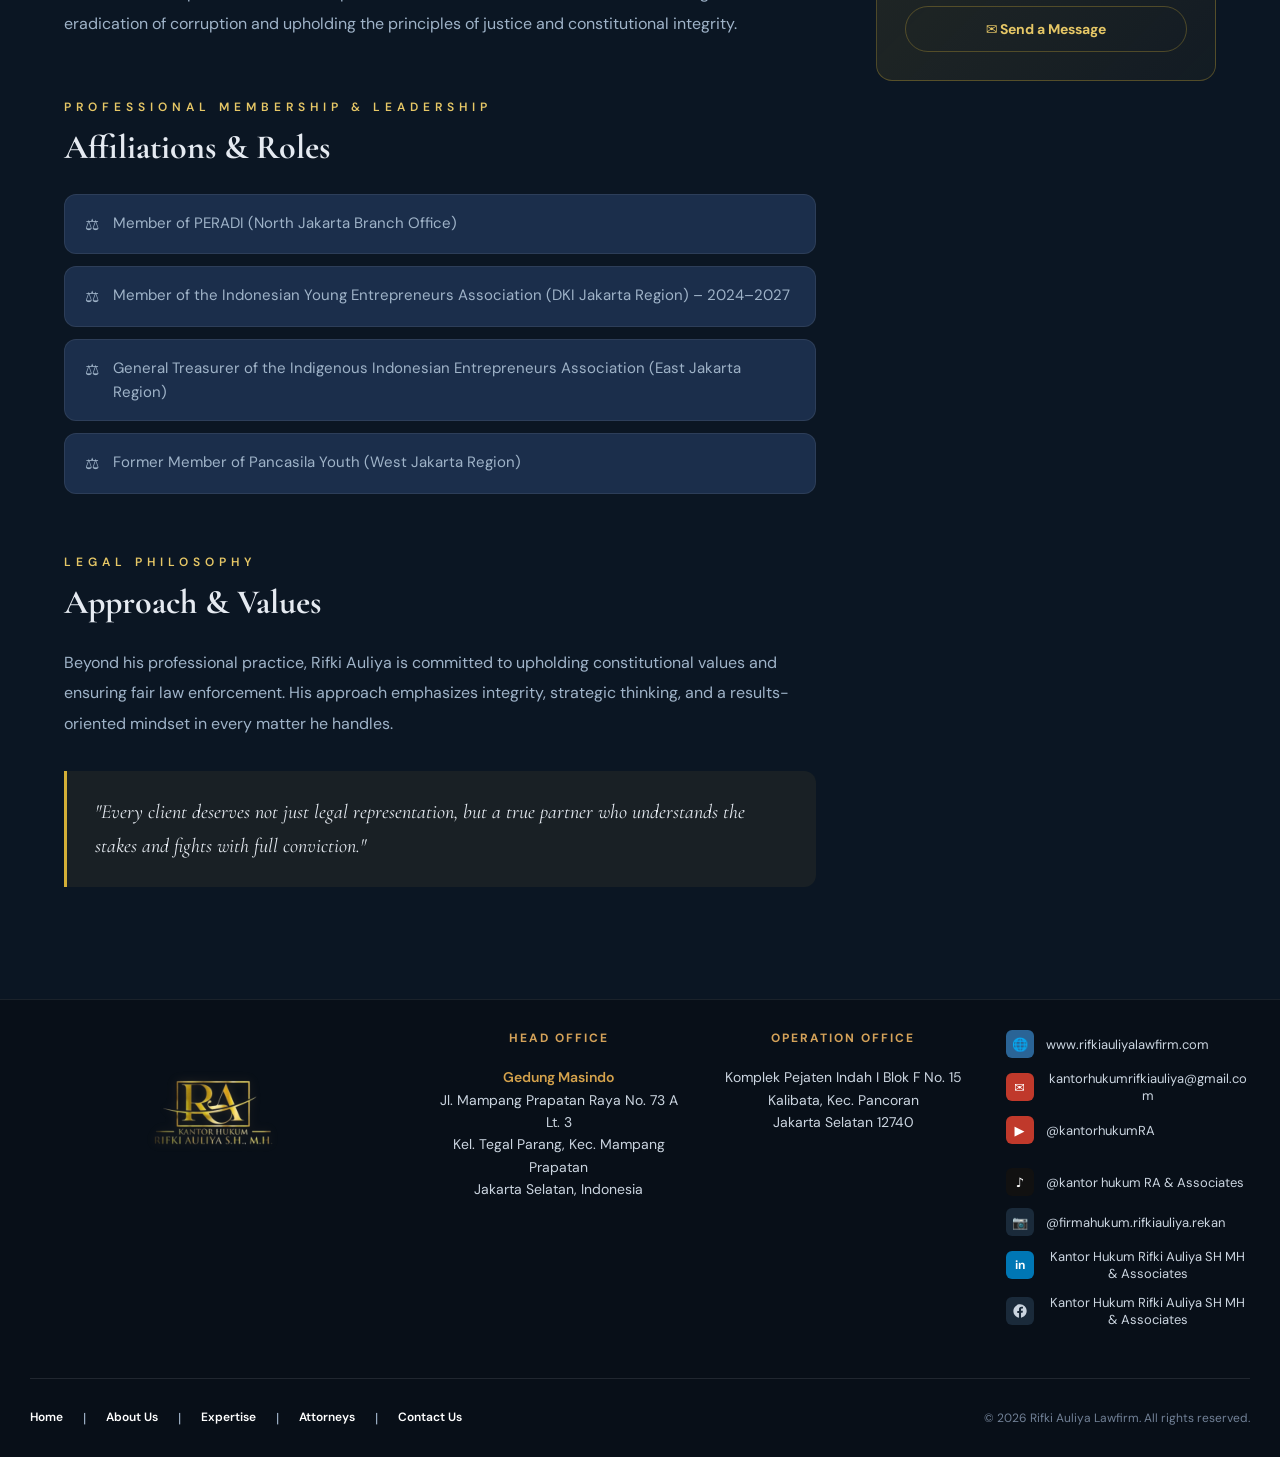
<file: about.html>
<!DOCTYPE html>
<html lang="id">
<head>
<meta charset="UTF-8">
<meta name="viewport" content="width=device-width, initial-scale=1.0">
<title>About Us - Rifki Auliya Law Firm</title>

<!-- Favicon -->
<link rel="icon" type="image/jpeg" href="https://raw.githubusercontent.com/jenderal45/rifkiauliyalawfirm/main/assets/img/logoralawfirm.png">
<link rel="shortcut icon" href="https://raw.githubusercontent.com/jenderal45/rifkiauliyalawfirm/main/assets/img/logoralawfirm.png">
<link rel="apple-touch-icon" href="https://raw.githubusercontent.com/jenderal45/rifkiauliyalawfirm/main/assets/img/logoralawfirm.png">

<link rel="preconnect" href="https://fonts.googleapis.com">
<link href="https://fonts.googleapis.com/css2?family=Cormorant+Garamond:wght@400;600;700&family=DM+Sans:wght@400;500;600;700&display=swap" rel="stylesheet">

<style>
</style>
<link rel="stylesheet" href="./assets/css/style.css">
</head>

<body>

<!-- ================= HEADER ================= -->
<header>
  <div class="navbar">
    <a href="index.html" class="logo">
      <img src="./assets/img/rifkiauliya_logo.png" alt="Logo" width="52" height="52">
      Kantor Hukum Rifki Auliya & Rekan
    </a>

    <nav class="nav-menu">
      <a href="index.html#home">Home</a>
      <a href="index.html#about">About Us</a>
      <a href="index.html#expertise">Expertise</a>
      <a href="index.html#attorney">Attorneys</a>
      <a href="index.html#contact">Contact Us</a>
    </nav>

    <div class="hamburger" id="hamburger" aria-label="Open menu">☰</div>
  </div>
</header>

<!-- ================= MOBILE SIDEBAR ================= -->
<div class="mobile-sidebar" id="mobileSidebar">
    <div class="sidebar-header">
        <div class="sidebar-logo-wrapper">
            <img src="assets/img/rifkiauliya_logo.png" alt="Rifki Auliya Lawfirm" class="sidebar-logo">
        </div>
        <!-- <button class="close-sidebar" id="closeSidebar" aria-label="Close Menu">
            <span class="close-icon">&times;</span>
        </button> -->
    </div>

    <nav class="mobile-nav-links">
        <a href="index.html#home">Home <span class="nav-arrow">→</span></a>
        <a href="index.html#about">About Us <span class="nav-arrow">→</span></a>
        <a href="index.html#attorney">Attorneys <span class="nav-arrow">→</span></a>
        <a href="index.html#expertise">Expertise <span class="nav-arrow">→</span></a>
        <a href="index.html#contact">Contact Us <span class="nav-arrow">→</span></a>
    </nav>

    <div class="sidebar-bottom-info">
        <div class="info-group">
            <h5 class="info-label">OFFICE</h5>
            <p class="info-text">
                Jl. Mampang Prapatan Raya No. 73 A Lt. 3<br>
                Jakarta Selatan, Indonesia
            </p>
        </div>
        <div class="info-group">
            <h5 class="info-label">BUSINESS HOURS</h5>
            <p class="info-text">Monday to Friday 9:00 - 18:00</p>
        </div>
    </div>
</div>
<div class="overlay" id="overlay"></div>

<!-- ================= HERO BANNER ================= -->
<div class="about-hero">
  <div class="about-hero-inner">
    <div class="breadcrumb">
      <a href="index.html">Home</a>
      <span>›</span>
      <span style="color:var(--gold-soft);">About Us</span>
    </div>
    <h1>Rifki Auliya,<br>S.H., M.H.</h1>
    <p class="tagline">Founder & Managing Partner of RA & Associates — Advocate, Litigator, and Legal Strategist.</p>
  </div>
</div>

<!-- ================= MAIN CONTENT ================= -->
<div class="about-main">

  <!-- LEFT: ARTICLE -->
  <div class="about-article">

    <!-- INTRO -->
    <div class="article-section">
      <span class="section-label">OVERVIEW</span>
      <h2>Founder & Managing Partner</h2>

      <div class="quote-block">
        <p>"Integrity, strategy, and a relentless commitment to justice — these are the pillars of every case we handle."</p>
      </div>

      <p>
        Rifki Auliya, S.H., M.H., is the Founder and Managing Partner of 
        <strong>RA & Associates</strong>, established in 2019 and actively operating 
        since 2023. The firm has developed into one of Indonesia's emerging law offices, 
        focusing on litigation and strategic dispute resolution.
      </p>

      <p>
        As an advocate, Rifki Auliya possesses extensive experience in handling 
        significant domestic litigation matters and complex dispute cases. 
        He has represented multinational corporations in domestic and cross-border 
        negotiations, mediation proceedings, and court litigation. In addition, 
        he advises national entities on administrative and commercial dispute 
        resolution matters.
      </p>

      <p>
        Recognized as one of the influential young litigators in Indonesia, 
        Rifki Auliya is also known for his entrepreneurial spirit and leadership 
        within professional and business communities.
      </p>
    </div>

    <!-- EDUCATION -->
    <div class="article-section">
      <span class="section-label">EDUCATION</span>
      <h2>Academic Background</h2>

      <div class="edu-cards">
        <div class="edu-card">
          <div class="edu-icon">🎓</div>
          <div class="edu-detail">
            <span class="edu-year">2020</span>
            <h4>Bachelor of Law (S.H.)</h4>
            <p>Faculty of Law, Dirgantara Marshal Suryadharma University, Jakarta</p>
          </div>
        </div>

        <div class="edu-card">
          <div class="edu-icon">⚖️</div>
          <div class="edu-detail">
            <span class="edu-year">2023</span>
            <h4>Master of Law (M.H.)</h4>
            <p>Specialization in Corruption Criminal Law, Jakarta</p>
          </div>
        </div>
      </div>

      <p style="margin-top:24px;">
        With academic specialization in corruption criminal law, 
        he is committed to contributing to the eradication of corruption 
        and upholding the principles of justice and constitutional integrity.
      </p>
    </div>

    <!-- MEMBERSHIPS -->
    <div class="article-section">
      <span class="section-label">PROFESSIONAL MEMBERSHIP & LEADERSHIP</span>
      <h2>Affiliations & Roles</h2>

      <ul class="membership-list">
        <li>Member of PERADI (North Jakarta Branch Office)</li>
        <li>Member of the Indonesian Young Entrepreneurs Association (DKI Jakarta Region) – 2024–2027</li>
        <li>General Treasurer of the Indigenous Indonesian Entrepreneurs Association (East Jakarta Region)</li>
        <li>Former Member of Pancasila Youth (West Jakarta Region)</li>
      </ul>
    </div>

    <!-- PHILOSOPHY -->
    <div class="article-section">
      <span class="section-label">LEGAL PHILOSOPHY</span>
      <h2>Approach & Values</h2>

      <p>
        Beyond his professional practice, Rifki Auliya is committed to 
        upholding constitutional values and ensuring fair law enforcement. 
        His approach emphasizes integrity, strategic thinking, and a 
        results-oriented mindset in every matter he handles.
      </p>

      <div class="quote-block">
        <p>"Every client deserves not just legal representation, but a true partner who understands the stakes and fights with full conviction."</p>
      </div>
    </div>

  </div>

  <!-- RIGHT: SIDEBAR -->
  <div class="about-sidebar">

    <!-- PROFILE CARD -->
    <div class="profile-card">
      <div class="profile-card-img">
        <img src="assets/img/Founder.jpeg" alt="Rifki Auliya">
      </div>
      <div class="profile-card-body">
        <h3>Rifki Auliya, S.H., M.H.</h3>
        <span class="role">FOUNDING PARTNER</span>
      </div>
    </div>

    <!-- QUICK INFO -->
    <div class="quick-info">
      <h4>Quick Profile</h4>
      <div class="info-row">
        <div class="info-item">
          <span class="label">FIRM</span>
          <span class="value">RA & Associates</span>
        </div>
        <div class="info-item">
          <span class="label">ROLE</span>
          <span class="value">Founding Partner & Managing Partner</span>
        </div>
        <div class="info-item">
          <span class="label">FOUNDED</span>
          <span class="value">2019 (Active since 2023)</span>
        </div>
        <div class="info-item">
          <span class="label">FOCUS</span>
          <span class="value">Litigation & Strategic Dispute Resolution</span>
        </div>
        <div class="info-item">
          <span class="label">BAR</span>
          <span class="value">PERADI – North Jakarta</span>
        </div>
      </div>
    </div>

    <!-- CTA -->
    <div class="cta-card">
      <p>Need strategic legal representation? Let's discuss your case today.</p>
      <a href="https://wa.me/6281287879621" target="_blank" rel="noopener noreferrer" class="cta-btn">
        💬 Konsultasi via WhatsApp
      </a>
      <a href="index.html#contact" class="cta-btn" style="margin-top:10px; background:transparent; border:1px solid var(--border-gold); color:var(--gold-soft);">
        ✉️ Send a Message
      </a>
    </div>

  </div>
</div>

<!-- ================= FOOTER ================= -->
<footer>
  <div class="footer-top">
      <div class="footer-brand">
            <img src="./assets/img/rifkiauliya_logo.png" alt="Logo Kantor Hukum Rifki Auliya" class="footer-logo-img">
            <!-- <p style="font-style: italic; color: #718096;">Advokat & Konsultan Hukum</p> -->
        </div>

        <div class="footer-column">
            <h4>Head Office</h4>
            <p>
              <span class="building-name">Gedung Masindo<br></span>
                Jl. Mampang Prapatan Raya No. 73 A Lt. 3<br>
                Kel. Tegal Parang, Kec. Mampang Prapatan<br>
                Jakarta Selatan, Indonesia
            </p>
        </div>

        <div class="footer-column">
            <h4>Operation Office</h4>
            <p>
                Komplek Pejaten Indah I Blok F No. 15<br>
                Kalibata, Kec. Pancoran<br>
                Jakarta Selatan 12740
            </p>
        </div>

        <div class="footer-column">
            <ul class="reach-list">
                <li>
                    <span class="reach-icon reach-icon-web">🌐</span>
                    <a href="https://www.rifkiauliyalawfirm.com" target="_blank" rel="noopener noreferrer">
                      www.rifkiauliyalawfirm.com
                    </a>
                </li>
                <li>
                    <span class="reach-icon reach-icon-email">✉</span>
                    <a href="mailto:kantorhukumrifkiauliya@gmail.com">
                      kantorhukumrifkiauliya@gmail.com
                    </a>
                </li>
                <li>
                    <span class="reach-icon reach-icon-yt">▶</span>
                    <a href="https://www.youtube.com/@kantorhukumRA" target="_blank" rel="noopener noreferrer">
                      @kantorhukumRA
                </li>
                <li>
                    <span class="reach-icon reach-icon-tiktok">♪</span>
                    <a href="https://www.tiktok.com/@kantor.hukum.ra" target="_blank" rel="noopener noreferrer">
                      @kantor hukum RA &amp; Associates
                    </a>
                </li>
                <li>
                    <span class="reach-icon reach-icon-ig">📷</span>
                    <a href="https://www.instagram.com/firmahukum.rifkiauliya.rekan/" target="_blank" rel="noopener noreferrer">
                        @firmahukum.rifkiauliya.rekan
                    </a>
                </li>
                <li>
                    <span class="reach-icon reach-icon-li">in</span>
                    <a href="https://www.linkedin.com/in/kantor-hukum-rifki-auliya-dan-rekan-043698330/" target="_blank" rel="noopener noreferrer">
                      Kantor Hukum Rifki Auliya SH MH &amp; Associates
                    </a>
                </li>
                <li>
                  <span class="reach-icon">
                    <svg xmlns="http://www.w3.org/2000/svg" width="16" height="16" fill="currentColor" viewBox="0 0 24 24">
                    <path d="M22 12.07C22 6.48 17.52 2 12 2S2 6.48 2 12.07c0 5.01 3.66 9.15 8.44 9.93v-7.02H7.9v-2.91h2.54V9.41c0-2.5 1.49-3.89 3.77-3.89 1.09 0 2.23.2 2.23.2v2.46h-1.26c-1.24 0-1.63.77-1.63 1.56v1.88h2.77l-.44 2.91h-2.33V22c4.78-.78 8.45-4.92 8.45-9.93z"/>
                    </svg>
                  </span>
                  <a href="https://www.facebook.com/profile.php?id=61568539971756" target="_blank" rel="noopener noreferrer">
                    Kantor Hukum Rifki Auliya SH MH & Associates
                  </a>
                </li>
            </ul>
        </div>
    </div>

    <div class="footer-bottom">
        <div class="footer-nav">
            <a href="index.html#home">Home</a> |
            <a href="index.html#about">About Us</a> |
            <a href="index.html#expertise">Expertise</a> |
            <a href="index.html#attorney">Attorneys</a> |
            <a href="index.html#contact">Contact Us</a>
        </div>
        <div class="copyright">
            © 2026 Rifki Auliya Lawfirm. All rights reserved.
        </div>
    </div>
</footer>

<!-- ================= WHATSAPP FLOAT BUTTON ================= -->
<a class="wa-float" 
   href="https://wa.me/6281287879621" 
   target="_blank"
   rel="noopener noreferrer"
   aria-label="Chat WhatsApp">
  💬 Chat WhatsApp
</a>

<!-- ================= SCRIPT ================= -->
<script>
/* SIDEBAR MOBILE */
const hamburger = document.getElementById("hamburger");
const sidebar   = document.getElementById("mobileSidebar");
const overlay   = document.getElementById("overlay");

hamburger.onclick = () => {
  sidebar.classList.add("active");
  overlay.classList.add("active");
};

overlay.onclick = closeSidebar;
document.querySelectorAll(".mobile-sidebar a").forEach(link => {
  link.onclick = closeSidebar;
});

function closeSidebar(){
  sidebar.classList.remove("active");
  overlay.classList.remove("active");
}
</script>

</body>
</html>
</file>
<file: assets/css/style.css>
/* ================= ROOT ================= */
:root{
  --dark:#0B1623;
  --dark-soft:#12263F;
  --surface:#142C4C;
  --card:#1B2E4B;

  --gold:#D4AF37;
  --gold-soft:#E6C766;

  --text:#E5EAF1;
  --muted:#9FB3C8;

  --border:rgba(255,255,255,.08);
  --border-gold:rgba(212,175,55,.3);
}

*{
  box-sizing:border-box;
  margin:0;
  padding:0;
  font-family:'DM Sans', system-ui, sans-serif;
}

body{
  background:var(--dark);
  color:var(--text);
  overflow-x:hidden;
}

/* ================= HEADER ================= */
header{
  position:fixed;
  top:0;
  left:0;
  width:100%;
  z-index:1000;
  padding:18px 0;
  background:transparent;
  transition:.3s ease;
}

header.scrolled{
  background:rgba(11,22,35,.9);
  backdrop-filter:blur(14px);
  box-shadow:0 10px 30px rgba(0,0,0,.3);
}

.navbar{
  max-width:1200px;
  margin:auto;
  padding:0 24px;
  display:flex;
  justify-content:space-between;
  align-items:center;
}

.logo{
  display:flex;
  align-items:center;
  gap:12px;
  font-weight:700;
  font-size:18px;
  color:var(--gold);
  font-family:'Cormorant Garamond', serif;
}

.nav-menu{
  display:flex;
  gap:32px;
}

.nav-menu a{
  text-decoration:none;
  color:var(--text);
  font-weight:600;
  position:relative;
  font-size:15px;
  letter-spacing:.3px;
}

.nav-menu a::after{
  content:"";
  position:absolute;
  bottom:-6px;
  left:0;
  width:0;
  height:2px;
  background:var(--gold);
  transition:.3s;
}

.nav-menu a:hover::after{
  width:100%;
}

.nav-menu a:hover{
  color:var(--gold-soft);
}

/* HAMBURGER */
.hamburger{
  display:none;
  font-size:26px;
  color:var(--text);
  cursor:pointer;
}

/* ================= HERO ================= */
.hero{
  min-height:100vh;
  background:
    linear-gradient(135deg, rgba(11,22,35,.92), rgba(18,38,63,.88)),
    url("https://images.unsplash.com/photo-1589829545856-d10d557cf95f") center/cover;
  display:flex;
  align-items:center;
}

.hero-content{
  max-width:1200px;
  margin:auto;
  padding:120px 24px 0;
}

.hero-badge{
  display:inline-flex;
  align-items:center;
  gap:8px;
  background:rgba(212,175,55,.12);
  border:1px solid var(--border-gold);
  padding:8px 18px;
  border-radius:50px;
  font-size:13px;
  color:var(--gold-soft);
  letter-spacing:2px;
  font-weight:600;
  margin-bottom:28px;
}

.hero h1{
  font-size:52px;
  color:var(--gold);
  max-width:640px;
  line-height:1.2;
  font-family:'Cormorant Garamond', serif;
  font-weight:700;
}

.hero p{
  margin-top:20px;
  max-width:520px;
  line-height:1.8;
  color:var(--muted);
  font-size:17px;
}

.scroll-indicator{
  margin-top:80px;
  text-align:left;
  color:var(--muted);
  font-size:13px;
  letter-spacing:2px;
  opacity:.7;
}

.scroll-indicator .arrow{
  margin-top:8px;
  font-size:20px;
  animation: bounce 1.8s infinite;
}

@keyframes bounce{
  0%,100%{ transform:translateY(0); }
  50%{ transform:translateY(8px); }
}

/* === NEWS TICKER === */
.news-ticker-wrap {
  display: flex;
  align-items: center;
  gap: 0;
  background: rgba(212, 175, 55, 0.08);
  border: 1px solid rgba(212, 175, 55, 0.25);
  border-radius: 6px;
  overflow: hidden;
  margin: 28px 0 22px;
  height: 36px;
  max-width: 640px;
}
.ticker-label {
  background: var(--gold, #D4AF37);
  color: #0B1623;
  font-size: 10px;
  font-weight: 800;
  letter-spacing: 2px;
  padding: 0 14px;
  height: 100%;
  display: flex;
  align-items: center;
  white-space: nowrap;
  flex-shrink: 0;
}
.ticker-track-outer {
  overflow: hidden;
  flex: 1;
  height: 100%;
  position: relative;
}
.ticker-track {
  display: flex;
  align-items: center;
  height: 100%;
  white-space: nowrap;
  animation: ticker-scroll 30s linear infinite;
  font-size: 12px;
  color: #cbd5e0;
  padding-left: 20px;
}
@keyframes ticker-scroll {
  0%   { transform: translateX(0); }
  100% { transform: translateX(-50%); }
}
.ticker-track-outer:hover .ticker-track {
  animation-play-state: paused;
}
 
/* === HERO NEWS CARDS === */
.hero-news-grid {
  display: flex;
  gap: 14px;
  max-width: 640px;
  margin-bottom: 32px;
  flex-wrap: wrap;
}
.hero-news-card {
  flex: 1;
  min-width: 160px;
  background: rgba(255,255,255,0.04);
  border: 1px solid rgba(255,255,255,0.09);
  border-left: 3px solid var(--gold, #D4AF37);
  border-radius: 8px;
  padding: 14px 14px 12px;
  cursor: pointer;
  transition: background 0.3s, transform 0.2s;
  display: flex;
  flex-direction: column;
  gap: 8px;
}
.hero-news-card:hover {
  background: rgba(212,175,55,0.08);
  transform: translateY(-2px);
}
.news-tag {
  font-size: 9px;
  font-weight: 800;
  letter-spacing: 2px;
  color: var(--gold, #D4AF37);
}
.hero-news-card p {
  font-size: 12px;
  line-height: 1.55;
  color: #cbd5e0;
  margin: 0;
}
.news-date {
  font-size: 10px;
  color: #718096;
  margin-top: auto;
}
 
@media (max-width: 768px) {
  /* Hero layout */
  .hero {
    align-items: flex-start;
    min-height: 100svh;
  }
  .hero-content {
    padding: 100px 18px 40px;
    width: 100%;
    box-sizing: border-box;
  }

  /* Badge */
  .hero-badge {
    font-size: 11px;
    padding: 6px 14px;
    margin-bottom: 20px;
  }

  /* Heading & paragraph */
  .hero h1 {
    font-size: 30px;
    max-width: 100%;
    line-height: 1.25;
  }
  .hero p {
    font-size: 14px;
    max-width: 100%;
    margin-top: 14px;
    line-height: 1.7;
  }

  /* News ticker */
  .news-ticker-wrap {
    max-width: 100%;
    width: 100%;
    margin: 20px 0 16px;
    height: 32px;
  }
  .ticker-label {
    font-size: 9px;
    padding: 0 10px;
    letter-spacing: 1px;
  }
  .ticker-track {
    font-size: 11px;
  }

  /* News cards: stack vertically, full width */
  .hero-news-grid {
    flex-direction: column;
    max-width: 100%;
    width: 100%;
    gap: 10px;
    margin-bottom: 24px;
  }
  .hero-news-card {
    min-width: unset;
    width: 100%;
    padding: 12px 12px 10px;
    gap: 6px;
  }
  .hero-news-card p {
    font-size: 12px;
    line-height: 1.5;
  }
  .news-tag {
    font-size: 9px;
  }
  .news-date {
    font-size: 10px;
  }

  /* Scroll indicator */
  .scroll-indicator {
    margin-top: 28px;
    font-size: 11px;
  }
}

/* ================= ABOUT PREVIEW ================= */
.about-preview{
  background:var(--dark-soft);
  padding:120px 24px;
  border-top:1px solid var(--border);
}

.about-container{
  max-width:1000px;
  margin:auto;
  display:grid;
  grid-template-columns:1.2fr 1fr;
  align-items:center;
  gap:80px;
}

.about-label{
  letter-spacing:6px;
  font-size:13px;
  color:var(--gold-soft);
  font-weight:600;
  display:block;
  margin-bottom:20px;
}

.about-text h2{
  font-size:36px;
  margin-bottom:20px;
  line-height:1.35;
  color:var(--text);
  font-family:'Cormorant Garamond', serif;
  font-weight:700;
}

.about-text p{
  font-size:16px;
  line-height:1.85;
  color:var(--muted);
  max-width:580px;
}

.see-more{
  display:inline-flex;
  align-items:center;
  gap:6px;
  margin-top:28px;
  text-decoration:none;
  font-weight:600;
  color:var(--gold-soft);
  transition:.3s;
  font-size:15px;
}

.see-more:hover{
  color:var(--gold);
  gap:10px;
}

.about-image{
  position:relative;
}

.about-image::before{
  content:'';
  position:absolute;
  inset:-12px;
  border:1px solid var(--border-gold);
  border-radius:24px;
  opacity:.5;
}

.about-image img{
  width:100%;
  max-width:420px;
  border-radius:20px;
  display:block;
  margin-left:auto;
  position:relative;
}

/* ================= STATS ================= */
.stats-section {
  background:var(--dark);
  padding:100px 24px;
  border-top:1px solid var(--border);
  border-bottom:1px solid var(--border);
}

.stats-container {
  max-width:1200px;
  margin:auto;
  display:flex;
  justify-content:space-between;
  align-items:center;
  text-align:center;
}

.stat-box { flex:1; }

.stat-box h2 {
  font-size:68px;
  color:var(--gold);
  margin-bottom:10px;
  font-weight:700;
  font-family:'Cormorant Garamond', serif;
  line-height:1;
}

.stat-box p {
  font-size:15px;
  color:var(--muted);
  font-weight:500;
  letter-spacing:.5px;
}

.divider {
  width:1px;
  height:80px;
  background:var(--border);
}

/* ================= SECTION ================= */
section{
  padding:100px 24px;
  max-width:1200px;
  margin:auto;
}

.section-title{
  text-align:center;
  margin-bottom:60px;
}

.section-title h2{
  font-size:44px;
  color:var(--gold);
  margin-bottom:16px;
  font-weight:700;
  font-family:'Cormorant Garamond', serif;
}

.section-title .subtitle{
  font-size:17px;
  color:var(--muted);
  max-width:560px;
  margin:0 auto;
  line-height:1.7;
}

/* ================= SERVICES ================= */
.services{
  display:grid;
  grid-template-columns:repeat(3,1fr);
  gap:20px;
}

@media (max-width:1024px){
  .services{ grid-template-columns:repeat(2,1fr); }
}

@media (max-width:640px){
  .services{ grid-template-columns:1fr; }
}

.service-card{
  background:var(--card);
  border:1px solid var(--border);
  padding:30px;
  border-radius:16px;
  transition:.35s ease;
  position:relative;
  overflow:hidden;
}

.service-card::before{
  content:'';
  position:absolute;
  top:0;
  left:0;
  width:3px;
  height:0;
  background:linear-gradient(180deg, var(--gold), var(--gold-soft));
  transition:.35s ease;
}

.service-card:hover{
  transform:translateY(-6px);
  border-color:var(--border-gold);
  box-shadow:0 20px 40px rgba(0,0,0,.4);
}

.service-card:hover::before{
  height:100%;
}

.service-card h3{
  color:var(--gold-soft);
  margin-bottom:10px;
  font-size:18px;
  font-family:'Cormorant Garamond', serif;
  font-weight:700;
}

.service-card p{
  color:var(--muted);
  font-size:14px;
  line-height:1.7;
}

/* ================= CONTACT ================= */
#contact{
  background:var(--dark-soft);
  border-top:1px solid var(--border);
  max-width:100%;
  padding:100px 24px;
}

#contact > .section-title{ max-width:1200px; margin:0 auto 60px; }

.contact-box{
  max-width:860px;
  margin:auto;
  background:var(--card);
  padding:48px;
  border-radius:22px;
  border:1px solid var(--border);
  box-shadow:0 25px 60px rgba(0,0,0,.35);
}

.contact-box form{
  display:grid;
  gap:16px;
}

.contact-box input,
.contact-box textarea{
  width:100%;
  padding:14px 18px;
  border-radius:12px;
  border:1px solid var(--border);
  background:rgba(255,255,255,.03);
  color:var(--text);
  font-size:15px;
  font-family:'DM Sans', sans-serif;
  transition:.3s;
}

.contact-box input::placeholder,
.contact-box textarea::placeholder{
  color:var(--muted);
}

.contact-box input:focus,
.contact-box textarea:focus{
  outline:none;
  border-color:var(--gold);
  background:rgba(212,175,55,.04);
}

.btn{
  padding:16px;
  border-radius:14px;
  border:none;
  background:linear-gradient(135deg,var(--gold),#b8893e);
  color:#0B1623;
  font-weight:700;
  font-size:15px;
  cursor:pointer;
  transition:.3s ease;
  letter-spacing:.3px;
  font-family:'DM Sans', sans-serif;
}

.btn:hover{
  transform:translateY(-2px);
  box-shadow:0 12px 30px rgba(212,175,55,.3);
}

/* ================= GOOGLE MAPS ================= */
.map-wrapper{
  margin-top:40px;
  border-radius:20px;
  overflow:hidden;
  border:1px solid var(--border);
  box-shadow:0 20px 40px rgba(0,0,0,.3);
  max-width:860px;
  margin-left:auto;
  margin-right:auto;
}

.map-wrapper iframe{
  width:100%;
  height:400px;
  border:0;
  display:block;
}

/* ================= MOBILE SIDEBAR ================= */
/* .mobile-sidebar{
  position:fixed;
  top:0;
  left:-100%;
  width:270px;
  height:100vh;
  background:var(--dark-soft);
  border-right:1px solid var(--border);
  padding:100px 28px;
  transition:.3s;
  z-index:1001;
}

.mobile-sidebar.active{
  left:0;
}

.mobile-sidebar a{
  display:block;
  margin-bottom:24px;
  color:var(--text);
  text-decoration:none;
  font-weight:600;
  font-size:16px;
  transition:.2s;
}

.mobile-sidebar a:hover{
  color:var(--gold);
} */

/* Sidebar Container */
.mobile-sidebar {
    position: fixed;
    top: 0;
    right: -100%; /* Sembunyi total di kanan */
    width: 85%;
    max-width: 380px;
    height: 100vh;
    background: #ffffff;
    z-index: 2000;
    visibility: hidden;
    /* Efek transisi smooth dan perlahan */
    transition: right 0.5s cubic-bezier(0.77, 0.2, 0.05, 1.0), 
                visibility 0.5s ease;
    display: flex;
    flex-direction: column;
    padding: 30px;
    box-shadow: -10px 0 30px rgba(0,0,0,0.1);
}

.mobile-sidebar.active {
    right: 0;
    visibility: visible;
}

/* Header & Tombol Close */
.sidebar-header {
    display: flex;
    justify-content: space-between;
    align-items: center;
    margin-bottom: 0px;
}

.sidebar-logo {
    height: 150px;
    width: auto;
}

.close-sidebar {
    background: none;
    border: none;
    font-size: 32px;
    line-height: 1;
    color: #051622;
    cursor: pointer;
    padding: 10px;
    transition: transform 0.3s ease;
}

.close-sidebar:hover {
    transform: rotate(90deg);
    color: #D4A259;
}

/* Navigasi Links */
.mobile-nav-links {
    flex-grow: 1;
}

.mobile-nav-links a {
    display: flex;
    justify-content: space-between;
    align-items: center;
    padding: 20px 0;
    font-size: 22px;
    font-weight: 500;
    color: #051622;
    text-decoration: none;
    border-bottom: 1px solid #f0f0f0;
    transition: color 0.3s ease;
}

.nav-arrow {
    font-size: 18px;
    color: #D4A259;
    opacity: 0.4;
    transition: transform 0.3s ease;
}

.mobile-nav-links a:hover {
    color: #D4A259;
}

.mobile-nav-links a:hover .nav-arrow {
    transform: translateX(5px);
    opacity: 1;
}

/* Informasi Bawah (Alamat & Jam) */
.sidebar-bottom-info {
    padding-top: 30px;
}

.info-label {
    font-size: 10px;
    letter-spacing: 2px;
    color: #D4A259;
    margin-bottom: 8px;
    text-transform: uppercase;
}

.info-text {
    font-size: 13px;
    color: #666;
    line-height: 1.6;
    margin-bottom: 20px;
}

/* Overlay Filter */
.overlay {
    position: fixed;
    inset: 0;
    background: rgba(0, 0, 0, 0.4);
    backdrop-filter: blur(2px);
    opacity: 0;
    pointer-events: none;
    transition: opacity 0.4s ease;
    z-index: 1500;
}

.overlay.active {
    opacity: 1;
    pointer-events: auto;
}

/* Sembunyikan hamburger di desktop */
.hamburger {
    display: none;
    cursor: pointer;
    font-size: 28px;
    color: #D4A259;
}

/* Munculkan hamburger di mobile */
@media (max-width: 992px) {
    .nav-menu { display: none; } /* Sembunyikan menu desktop */
    .hamburger { display: block; } /* Munculkan tombol ☰ */
}

/* OVERLAY */
.overlay{
  position:fixed;
  inset:0;
  background:rgba(0,0,0,.6);
  opacity:0;
  pointer-events:none;
  transition:.3s;
  z-index:1000;
}

.overlay.active{
  opacity:1;
  pointer-events:auto;
}

/* ================= WHATSAPP FLOAT ================= */
.wa-float{
  position:fixed;
  bottom:80px;
  right:20px;
  background:#25D366;
  color:#fff;
  padding:14px 22px;
  border-radius:50px;
  font-weight:700;
  cursor:pointer;
  box-shadow:0 8px 25px rgba(0,0,0,.4);
  z-index:999;
  text-decoration:none;
  display:flex;
  align-items:center;
  gap:8px;
  transition:.3s;
  font-size:15px;
}

.wa-float:hover{
  transform:translateY(-3px);
  box-shadow:0 12px 30px rgba(0,0,0,.5);
}

/* ================= RESPONSIVE ================= */
@media(max-width:900px){
  .nav-menu{ display:none; }
  .hamburger{ display:block; }
  .about-container{ grid-template-columns:1fr; text-align:center; gap:50px; }
  .about-text p{ max-width:100%; }
  .about-image::before{ display:none; }
  .about-image img{ margin:0 auto; }
  .stats-container{ flex-direction:column; gap:40px; padding:0 24px; }
  .divider{ display:none; }
  .contact-box{ padding:30px 20px; }
  .section-title h2{ font-size:34px; }
  .hero h1{ font-size:38px; }
}

@media(max-width:600px){
  .hero h1{ font-size:32px; }
  .section-title h2{ font-size:28px; }
  .wa-float{ bottom:20px; right:15px; padding:12px 18px; font-size:14px; }
}

/* ===== SLIDER ===== */
.slider-outer{
  position:relative;
  display:flex;
  align-items:center;
  gap:16px;
}
.slider-viewport{
  overflow:hidden;
  flex:1;
  border-radius:16px;
}
.slider-track{
  display:flex;
  gap:24px;
  transition:transform .45s cubic-bezier(.4,0,.2,1);
}
.slider-track .attorney-card{
  flex:0 0 calc((100% - 48px) / 3);
  min-width:0;
}
@media(max-width:900px){
  .slider-track .attorney-card{ flex:0 0 calc((100% - 24px) / 2); }
}
@media(max-width:560px){
  .slider-track .attorney-card{ flex:0 0 100%; }
}
.slider-btn{
  flex-shrink:0;
  width:48px;
  height:48px;
  border-radius:50%;
  border:1px solid var(--border-gold);
  background:rgba(212,175,55,.08);
  color:var(--gold);
  font-size:20px;
  cursor:pointer;
  transition:.3s;
  display:flex;
  align-items:center;
  justify-content:center;
}
.slider-btn:hover{
  background:rgba(212,175,55,.2);
  box-shadow:0 0 20px rgba(212,175,55,.2);
}
.slider-btn:disabled{
  opacity:.25;
  cursor:not-allowed;
}
.slider-dots{
  display:flex;
  justify-content:center;
  gap:8px;
  margin-top:28px;
}
.slider-dot{
  width:8px;
  height:8px;
  border-radius:50%;
  background:var(--border);
  border:1px solid rgba(212,175,55,.2);
  cursor:pointer;
  transition:.3s;
}
.slider-dot.active{
  background:var(--gold);
  transform:scale(1.25);
}

/* ===== ATTORNEY SECTION CLEAN ===== */
.attorney-section{
  max-width:100%;
  background:var(--dark-soft);
  border-top:1px solid var(--border);
  padding:100px 24px;
}

.attorney-container{
  max-width:1200px;
  margin:auto;
}

.attorney-header{
  display:flex;
  justify-content:space-between;
  align-items:flex-end;
  margin-bottom:60px;
  flex-wrap:wrap;
  gap:20px;
}

.attorney-header-label{
  letter-spacing:6px;
  font-size:13px;
  color:var(--gold-soft);
  font-weight:600;
  display:block;
  margin-bottom:16px;
}

.attorney-header-title{
  font-size:46px;
  color:var(--text);
  font-family:'Cormorant Garamond', serif;
  font-weight:700;
  line-height:1.2;
  max-width:520px;
}

.attorney-see-more{
  display:inline-flex;
  align-items:center;
  gap:8px;
  background:none;
  border:none;
  cursor:pointer;
  color:var(--gold-soft);
  font-weight:600;
  font-size:15px;
  transition:.3s;
  white-space:nowrap;
  font-family:'DM Sans',sans-serif;
}

.attorney-see-more:hover{
  color:var(--gold);
  gap:14px;
}

/* ===== MODAL HEADER CLEAN ===== */
.modal-header-label{
  letter-spacing:6px;
  font-size:12px;
  color:var(--gold-soft);
  font-weight:600;
  display:block;
  margin-bottom:10px;
}

.modal-header-title{
  font-family:'Cormorant Garamond',serif;
  font-size:36px;
  color:var(--text);
  font-weight:700;
}

/* ===== ATTORNEY CARDS ===== */
.attorney-card{
  background:var(--card);
  border:1px solid var(--border);
  border-radius:16px;
  overflow:hidden;
  transition:.35s ease;
  cursor:default;
}
.attorney-card:hover{
  transform:translateY(-6px);
  border-color:var(--border-gold);
  box-shadow:0 20px 50px rgba(0,0,0,.45);
}
.attorney-photo{
  width:100%;
  aspect-ratio:3/3.5;
  overflow:hidden;
  background:var(--surface);
  position:relative;
}
.attorney-photo img{
  width:100%;
  height:100%;
  object-fit:cover;
  object-position:top;
  filter:grayscale(100%);
  transition:.4s ease;
}
.attorney-card:hover .attorney-photo img{
  filter:grayscale(0%);
  transform:scale(1.04);
}
.attorney-placeholder{
  width:100%;
  height:100%;
  display:flex;
  align-items:center;
  justify-content:center;
  font-family:'Cormorant Garamond', serif;
  font-size:52px;
  font-weight:700;
  color:rgba(212,175,55,.4);
  background:linear-gradient(135deg, var(--surface), var(--dark-soft));
  letter-spacing:4px;
}
.placeholder-wrap{
  display:flex;
  align-items:stretch;
}
.attorney-info{
  padding:20px 22px;
  border-top:1px solid var(--border);
}
.attorney-info h4{
  font-family:'Cormorant Garamond', serif;
  font-size:20px;
  font-weight:700;
  color:var(--text);
  margin-bottom:6px;
  line-height:1.3;
}
.attorney-info span{
  font-size:12px;
  letter-spacing:3px;
  color:var(--gold-soft);
  font-weight:600;
}

/* ===== MODAL ===== */
.attorney-modal{
  position:fixed;
  inset:0;
  z-index:2000;
  display:flex;
  align-items:center;
  justify-content:center;
  padding:24px;
  opacity:0;
  pointer-events:none;
  transition:opacity .3s;
}
.attorney-modal.open{
  opacity:1;
  pointer-events:auto;
}
.attorney-modal-overlay{
  position:absolute;
  inset:0;
  background:rgba(0,0,0,.75);
  backdrop-filter:blur(6px);
}
.attorney-modal-box{
  position:relative;
  background:var(--dark-soft);
  border:1px solid var(--border-gold);
  border-radius:24px;
  width:100%;
  max-width:1000px;
  max-height:90vh;
  overflow-y:auto;
  padding:48px;
  box-shadow:0 40px 80px rgba(0,0,0,.6);
  transform:translateY(30px);
  transition:transform .35s cubic-bezier(.4,0,.2,1);
}
.attorney-modal.open .attorney-modal-box{
  transform:translateY(0);
}
.attorney-modal-header{
  display:flex;
  justify-content:space-between;
  align-items:flex-start;
  margin-bottom:40px;
}
.modal-close{
  background:rgba(255,255,255,.06);
  border:1px solid var(--border);
  color:var(--muted);
  width:40px;
  height:40px;
  border-radius:50%;
  cursor:pointer;
  font-size:16px;
  transition:.3s;
  display:flex;
  align-items:center;
  justify-content:center;
  flex-shrink:0;
}
.modal-close:hover{
  background:rgba(212,175,55,.1);
  border-color:var(--border-gold);
  color:var(--gold);
}
.attorney-modal-grid{
  display:grid;
  grid-template-columns:repeat(3,1fr);
  gap:24px;
}
@media(max-width:700px){
  .attorney-modal-grid{ grid-template-columns:repeat(2,1fr); }
  .attorney-modal-box{ padding:28px 20px; }
}
@media(max-width:440px){
  .attorney-modal-grid{ grid-template-columns:1fr; }
}
.attorney-modal-box::-webkit-scrollbar{ width:6px; }
.attorney-modal-box::-webkit-scrollbar-track{ background:transparent; }
.attorney-modal-box::-webkit-scrollbar-thumb{ background:var(--border-gold); border-radius:3px; }


/* FOOTER STYLE REFINEMENT */
footer {
    background: #051622; /* Navy lebih pekat agar elegan */
    color: #ffffff;
    padding: 60px 8% 20px;
    font-size: 14px;
}

.footer-top {
    display: grid;
    grid-template-columns: 1.5fr 1fr 1fr 1fr;
    gap: 40px;
    margin-bottom: 50px;
}

.footer-brand h2 {
    font-family: 'Playfair Display', serif;
    font-size: 28px;
    color: #D4A259;
    margin-bottom: 10px;
    line-height: 1.2;
}

.footer-column h4 {
    color: #D4A259;
    text-transform: uppercase;
    font-size: 12px;
    letter-spacing: 2px;
    margin-bottom: 20px;
}

.footer-column p {
    color: #cbd5e0;
    line-height: 1.6;
    margin-bottom: 15px;
}

.social-links {
    display: flex;
    gap: 15px;
    margin-top: 15px;
}

.social-links a {
    color: #fff;
    font-size: 18px;
    transition: 0.3s;
}

.social-links a:hover { color: #D4A259; }

/* Garis Tipis & Navigasi Bawah */
.footer-bottom {
    border-top: 1px solid rgba(255,255,255,0.1);
    padding-top: 30px;
    display: flex;
    justify-content: space-between;
    align-items: center;
}

.footer-nav {
    display: flex;
    gap: 20px;
}

.footer-nav a {
    color: #fff;
    text-decoration: none;
    font-weight: 600;
    font-size: 12px;
}

.footer-nav a {
    transition: 0.3s;
}

.footer-nav a:hover {
    color: #D4A259;
}

.copyright {
    color: #718096;
    font-size: 12px;
}

@media (max-width: 992px) {
    .footer-top { grid-template-columns: 1fr 1fr; }
}

@media (max-width: 600px) {
    .footer-top { grid-template-columns: 1fr; }
    .footer-bottom { flex-direction: column; gap: 20px; text-align: center; }
}

.footer-logo-img {
    max-width: 160px;
    width: 100%;
    height: auto;
    display: block;
    object-fit: contain;
    filter: drop-shadow(0px 0px 5px rgba(212, 162, 89, 0.2));
}

/* Reach Us At list */
.reach-list {
    list-style: none;
    padding: 0;
    margin: 0;
    display: flex;
    flex-direction: column;
    gap: 12px;
}
.reach-list li {
    display: flex;
    align-items: center;
    gap: 12px;
    color: #cbd5e0;
    font-size: 13px;
}
.reach-list li a {
    color: #cbd5e0;
    text-decoration: none;
    transition: color 0.3s;
    word-break: break-word;
}
.reach-list li a:hover {
    color: #D4A259;
}
.reach-icon {
    display: inline-flex;
    align-items: center;
    justify-content: center;
    width: 28px;
    height: 28px;
    border-radius: 6px;
    font-size: 13px;
    font-weight: 700;
    flex-shrink: 0;
    background: #1a2a3a;
}
.reach-icon-web  { background: #2a6496; color: #fff; }
.reach-icon-email{ background: #c0392b; color: #fff; }
.reach-icon-yt   { background: #c0392b; color: #fff; }
.reach-icon-tiktok{ background: #111; color: #fff; }
.reach-icon-li   { background: #0077b5; color: #fff; font-size: 12px; }

/* Style About */

/* ================= ROOT ================= */
:root{
  --dark:#0B1623;
  --dark-soft:#12263F;
  --surface:#142C4C;
  --card:#1B2E4B;
  --gold:#D4AF37;
  --gold-soft:#E6C766;
  --text:#E5EAF1;
  --muted:#9FB3C8;
  --border:rgba(255,255,255,.08);
  --border-gold:rgba(212,175,55,.3);
}

*{
  box-sizing:border-box;
  margin:0;
  padding:0;
  font-family:'DM Sans', system-ui, sans-serif;
}

body{
  background:var(--dark);
  color:var(--text);
  overflow-x:hidden;
}

/* ================= HEADER ================= */
header{
  position:fixed;
  top:0;
  left:0;
  width:100%;
  z-index:1000;
  padding:18px 0;
  background:rgba(11,22,35,.9);
  backdrop-filter:blur(14px);
  box-shadow:0 10px 30px rgba(0,0,0,.3);
}

.navbar{
  max-width:1200px;
  margin:auto;
  padding:0 24px;
  display:flex;
  justify-content:space-between;
  align-items:center;
}

.logo{
  display:flex;
  align-items:center;
  gap:12px;
  font-weight:700;
  font-size:18px;
  color:var(--gold);
  font-family:'Cormorant Garamond', serif;
  text-decoration:none;
}

.nav-menu{
  display:flex;
  gap:32px;
}

.nav-menu a{
  text-decoration:none;
  color:var(--text);
  font-weight:600;
  position:relative;
  font-size:15px;
  letter-spacing:.3px;
}

.nav-menu a::after{
  content:"";
  position:absolute;
  bottom:-6px;
  left:0;
  width:0;
  height:2px;
  background:var(--gold);
  transition:.3s;
}

.nav-menu a:hover::after{ width:100%; }
.nav-menu a:hover{ color:var(--gold-soft); }

.hamburger{
  display:none;
  font-size:26px;
  color:var(--text);
  cursor:pointer;
}

/* ================= HERO BANNER ================= */
.about-hero{
  padding-top:82px;
  background:
    linear-gradient(135deg, rgba(11,22,35,.95), rgba(18,38,63,.9)),
    url("https://images.unsplash.com/photo-1589829545856-d10d557cf95f") center/cover fixed;
  padding-bottom:80px;
  border-bottom:1px solid var(--border);
}

.about-hero-inner{
  max-width:1200px;
  margin:auto;
  padding:80px 24px 0;
}

.breadcrumb{
  display:flex;
  align-items:center;
  gap:8px;
  font-size:13px;
  color:var(--muted);
  margin-bottom:28px;
  letter-spacing:.5px;
}

.breadcrumb a{
  color:var(--muted);
  text-decoration:none;
  transition:.2s;
}

.breadcrumb a:hover{ color:var(--gold-soft); }
.breadcrumb span{ color:var(--border-gold); }

.about-hero-inner h1{
  font-family:'Cormorant Garamond', serif;
  font-size:60px;
  font-weight:700;
  color:var(--gold);
  line-height:1.1;
  max-width:700px;
}

.about-hero-inner .tagline{
  margin-top:16px;
  font-size:18px;
  color:var(--muted);
  max-width:560px;
  line-height:1.7;
}

/* ================= MAIN CONTENT ================= */
.about-main{
  max-width:1200px;
  margin:auto;
  padding:80px 24px;
  display:grid;
  grid-template-columns:1fr 340px;
  gap:60px;
  align-items:start;
}

/* ===== LEFT: ARTICLE ===== */
.about-article{}

.article-section{
  margin-bottom:60px;
}

.article-section:last-child{
  margin-bottom:0;
}

.section-label{
  letter-spacing:5px;
  font-size:12px;
  color:var(--gold-soft);
  font-weight:600;
  display:block;
  margin-bottom:12px;
}

.article-section h2{
  font-family:'Cormorant Garamond', serif;
  font-size:34px;
  font-weight:700;
  color:var(--text);
  margin-bottom:24px;
  line-height:1.25;
}

.article-section p{
  font-size:16px;
  line-height:1.9;
  color:var(--muted);
  margin-bottom:20px;
}

.article-section p:last-child{
  margin-bottom:0;
}

.article-section p strong{
  color:var(--text);
  font-weight:600;
}

/* QUOTE BLOCK */
.quote-block{
  background:rgba(212,175,55,.07);
  border-left:3px solid var(--gold);
  border-radius:0 12px 12px 0;
  padding:24px 28px;
  margin:32px 0;
}

.quote-block p{
  font-family:'Cormorant Garamond', serif;
  font-size:20px;
  font-style:italic;
  color:var(--text);
  line-height:1.7;
  margin:0;
}

/* EDUCATION CARDS */
.edu-cards{
  display:grid;
  gap:16px;
}

.edu-card{
  background:var(--card);
  border:1px solid var(--border);
  border-radius:14px;
  padding:24px;
  display:flex;
  gap:20px;
  align-items:flex-start;
  transition:.3s;
}

.edu-card:hover{
  border-color:var(--border-gold);
  background:rgba(212,175,55,.04);
}

.edu-icon{
  width:44px;
  height:44px;
  border-radius:10px;
  background:rgba(212,175,55,.1);
  border:1px solid var(--border-gold);
  display:flex;
  align-items:center;
  justify-content:center;
  font-size:20px;
  flex-shrink:0;
}

.edu-detail h4{
  font-family:'Cormorant Garamond', serif;
  font-size:19px;
  font-weight:700;
  color:var(--text);
  margin-bottom:4px;
}

.edu-detail p{
  font-size:14px;
  color:var(--muted);
  line-height:1.6;
  margin:0;
}

.edu-year{
  font-size:12px;
  letter-spacing:2px;
  color:var(--gold-soft);
  font-weight:600;
  margin-bottom:6px;
  display:block;
}

/* MEMBERSHIP LIST */
.membership-list{
  display:grid;
  gap:12px;
  list-style:none;
  padding:0;
}

.membership-list li{
  display:flex;
  align-items:flex-start;
  gap:14px;
  font-size:15px;
  color:var(--muted);
  line-height:1.6;
  padding:16px 20px;
  background:var(--card);
  border:1px solid var(--border);
  border-radius:12px;
  transition:.3s;
}

.membership-list li:hover{
  border-color:var(--border-gold);
  color:var(--text);
}

.membership-list li::before{
  content:'⚖';
  font-size:16px;
  flex-shrink:0;
  margin-top:1px;
}

/* ===== RIGHT: SIDEBAR ===== */
.about-sidebar{
  position:sticky;
  top:110px;
  display:flex;
  flex-direction:column;
  gap:24px;
}

/* PROFILE CARD */
.profile-card{
  background:var(--card);
  border:1px solid var(--border);
  border-radius:20px;
  overflow:hidden;
}

.profile-card-img{
  width:100%;
  aspect-ratio:3/3.5;
  position:relative;
  overflow:hidden;
  background:var(--surface);
}

.profile-card-img img{
  width:100%;
  height:100%;
  object-fit:cover;
  object-position:top;
  filter:grayscale(30%);
  transition:.4s;
}

.profile-card-img:hover img{
  filter:grayscale(0%);
  transform:scale(1.03);
}

.profile-card-body{
  padding:24px;
  border-top:1px solid var(--border);
}

.profile-card-body h3{
  font-family:'Cormorant Garamond', serif;
  font-size:22px;
  font-weight:700;
  color:var(--text);
  margin-bottom:4px;
}

.profile-card-body .role{
  font-size:12px;
  letter-spacing:3px;
  color:var(--gold-soft);
  font-weight:600;
}

/* QUICK INFO */
.quick-info{
  background:var(--card);
  border:1px solid var(--border);
  border-radius:16px;
  padding:24px;
}

.quick-info h4{
  font-family:'Cormorant Garamond', serif;
  font-size:18px;
  color:var(--gold-soft);
  margin-bottom:16px;
  font-weight:700;
}

.info-row{
  display:flex;
  flex-direction:column;
  gap:12px;
}

.info-item{
  display:flex;
  align-items:flex-start;
  gap:12px;
  padding-bottom:12px;
  border-bottom:1px solid var(--border);
}

.info-item:last-child{
  padding-bottom:0;
  border-bottom:none;
}

.info-item .label{
  font-size:11px;
  letter-spacing:2px;
  color:var(--gold-soft);
  font-weight:600;
  min-width:80px;
  padding-top:2px;
}

.info-item .value{
  font-size:14px;
  color:var(--muted);
  line-height:1.5;
}

/* CTA CARD */
.cta-card{
  background:linear-gradient(135deg, rgba(212,175,55,.12), rgba(212,175,55,.04));
  border:1px solid var(--border-gold);
  border-radius:16px;
  padding:28px;
  text-align:center;
}

.cta-card p{
  font-size:15px;
  color:var(--muted);
  line-height:1.6;
  margin-bottom:18px;
}

.cta-btn{
  display:inline-flex;
  align-items:center;
  gap:8px;
  padding:13px 24px;
  border-radius:50px;
  background:linear-gradient(135deg, var(--gold), #b8893e);
  color:#0B1623;
  font-weight:700;
  font-size:14px;
  text-decoration:none;
  transition:.3s;
  border:none;
  cursor:pointer;
  width:100%;
  justify-content:center;
}

.cta-btn:hover{
  transform:translateY(-2px);
  box-shadow:0 12px 30px rgba(212,175,55,.3);
}

/* ================= MOBILE SIDEBAR ================= */
.mobile-sidebar{
  position:fixed;
  top:0;
  left:-100%;
  width:270px;
  height:100vh;
  background:var(--dark-soft);
  border-right:1px solid var(--border);
  padding:100px 28px;
  transition:.3s;
  z-index:1001;
}

.mobile-sidebar.active{ left:0; }

.mobile-sidebar a{
  display:block;
  margin-bottom:24px;
  color:var(--text);
  text-decoration:none;
  font-weight:600;
  font-size:16px;
  transition:.2s;
}

.mobile-sidebar a:hover{ color:var(--gold); }

.overlay{
  position:fixed;
  inset:0;
  background:rgba(0,0,0,.6);
  opacity:0;
  pointer-events:none;
  transition:.3s;
  z-index:1000;
}

.overlay.active{
  opacity:1;
  pointer-events:auto;
}

/* ================= WHATSAPP FLOAT ================= */
.wa-float{
  position:fixed;
  bottom:80px;
  right:20px;
  background:#25D366;
  color:#fff;
  padding:14px 22px;
  border-radius:50px;
  font-weight:700;
  cursor:pointer;
  box-shadow:0 8px 25px rgba(0,0,0,.4);
  z-index:999;
  text-decoration:none;
  display:flex;
  align-items:center;
  gap:8px;
  transition:.3s;
  font-size:15px;
}

.wa-float:hover{
  transform:translateY(-3px);
  box-shadow:0 12px 30px rgba(0,0,0,.5);
}

/* ================= FOOTER ================= */
footer{
  background:#080f18;
  text-align:center;
  padding:30px;
  color:var(--muted);
  font-size:14px;
  border-top:1px solid var(--border);
}

/* Footer Brand */
.footer-brand{
    display:flex;
    flex-direction:column;
    align-items:center;
}

@media(max-width:600px){
  .footer-brand{
    align-items:center;
  }
}

.building-name{
    font-weight:600;
    color:#d4a24c; /* warna emas seperti judul */
}

/* ================= RESPONSIVE ================= */
@media(max-width:960px){
  .about-main{
    grid-template-columns:1fr;
  }
  .about-sidebar{
    position:static;
    order:-1;
  }
  .profile-card{
    display:grid;
    grid-template-columns:180px 1fr;
  }
  .profile-card-img{
    aspect-ratio:auto;
    min-height:200px;
  }
  .about-hero-inner h1{ font-size:44px; }
}

@media(max-width:768px){
  .nav-menu{ display:none; }
  .hamburger{ display:block; }
  .profile-card{ grid-template-columns:1fr; }
  .profile-card-img{ aspect-ratio:3/2; }
  .about-hero-inner h1{ font-size:36px; }
}

@media(max-width:500px){
  .about-hero-inner h1{ font-size:30px; }
  .wa-float{ bottom:20px; right:15px; padding:12px 18px; font-size:14px; }
}
</file>
